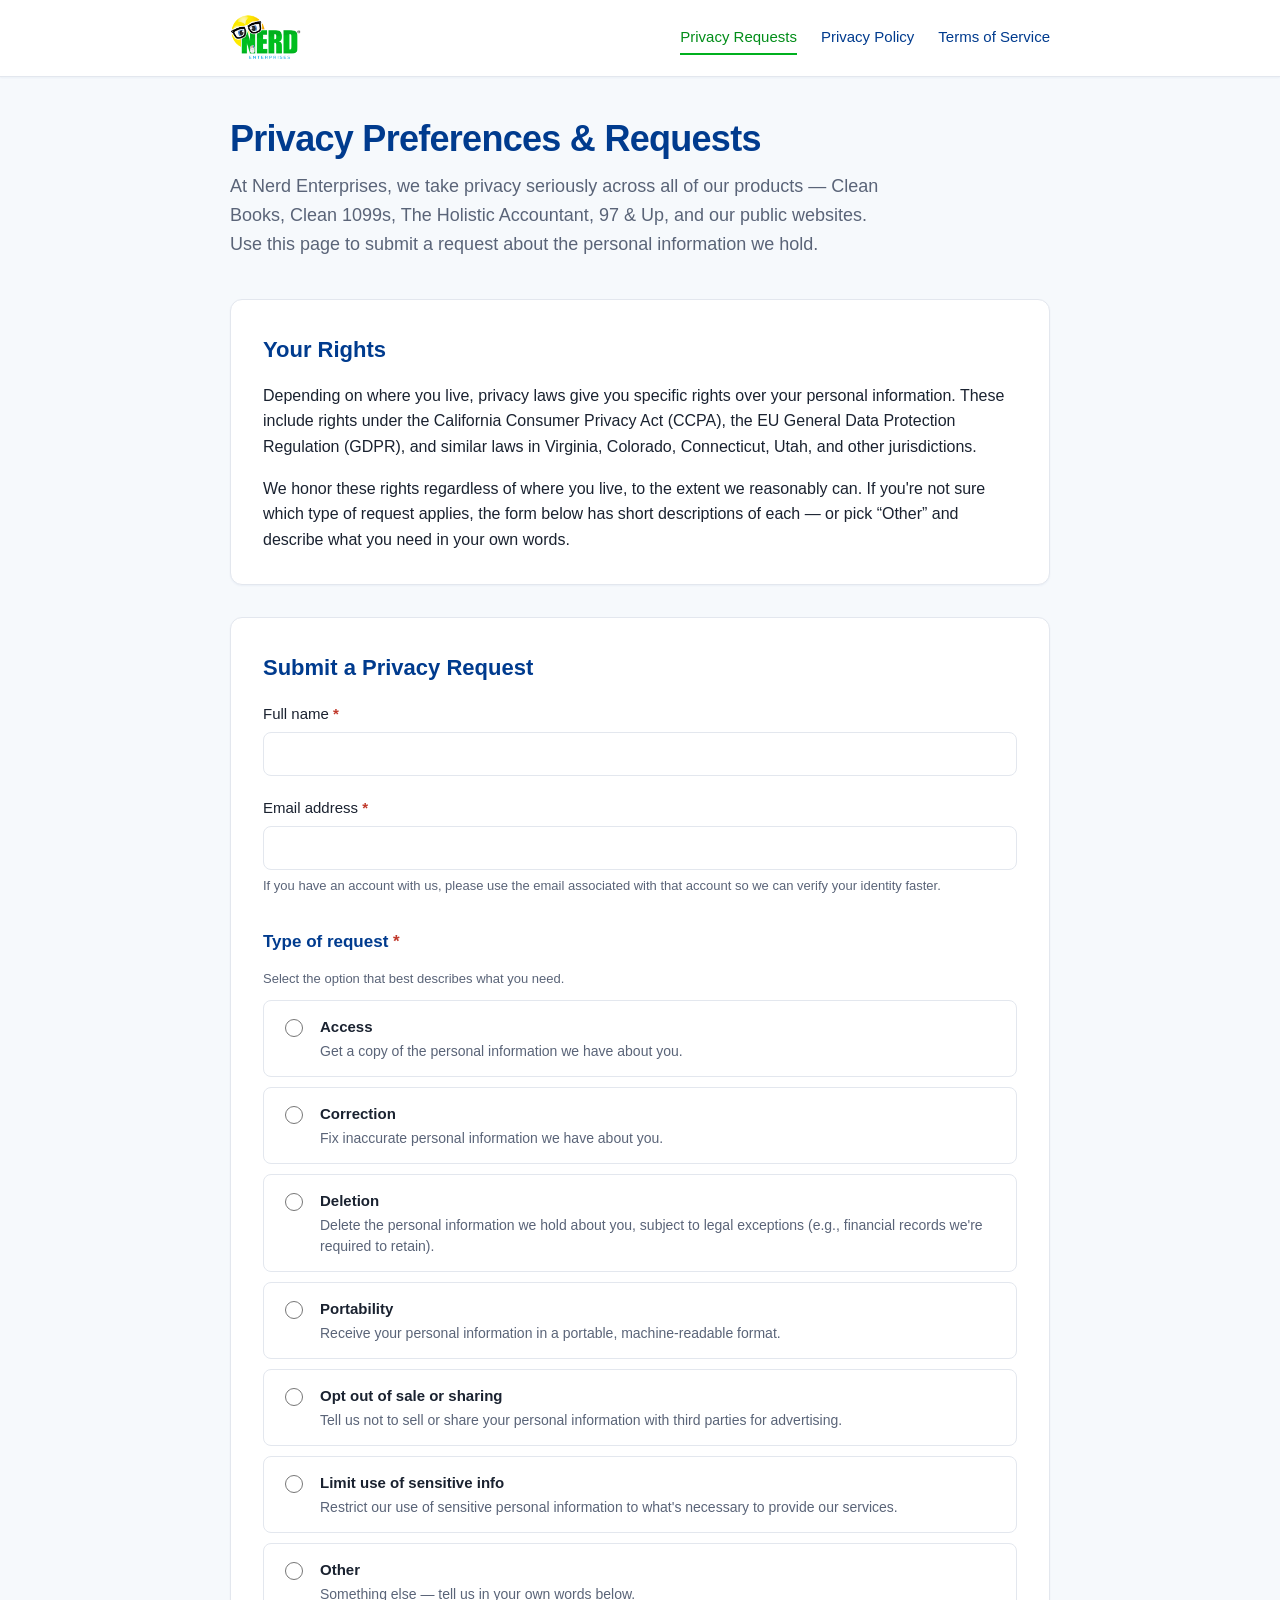
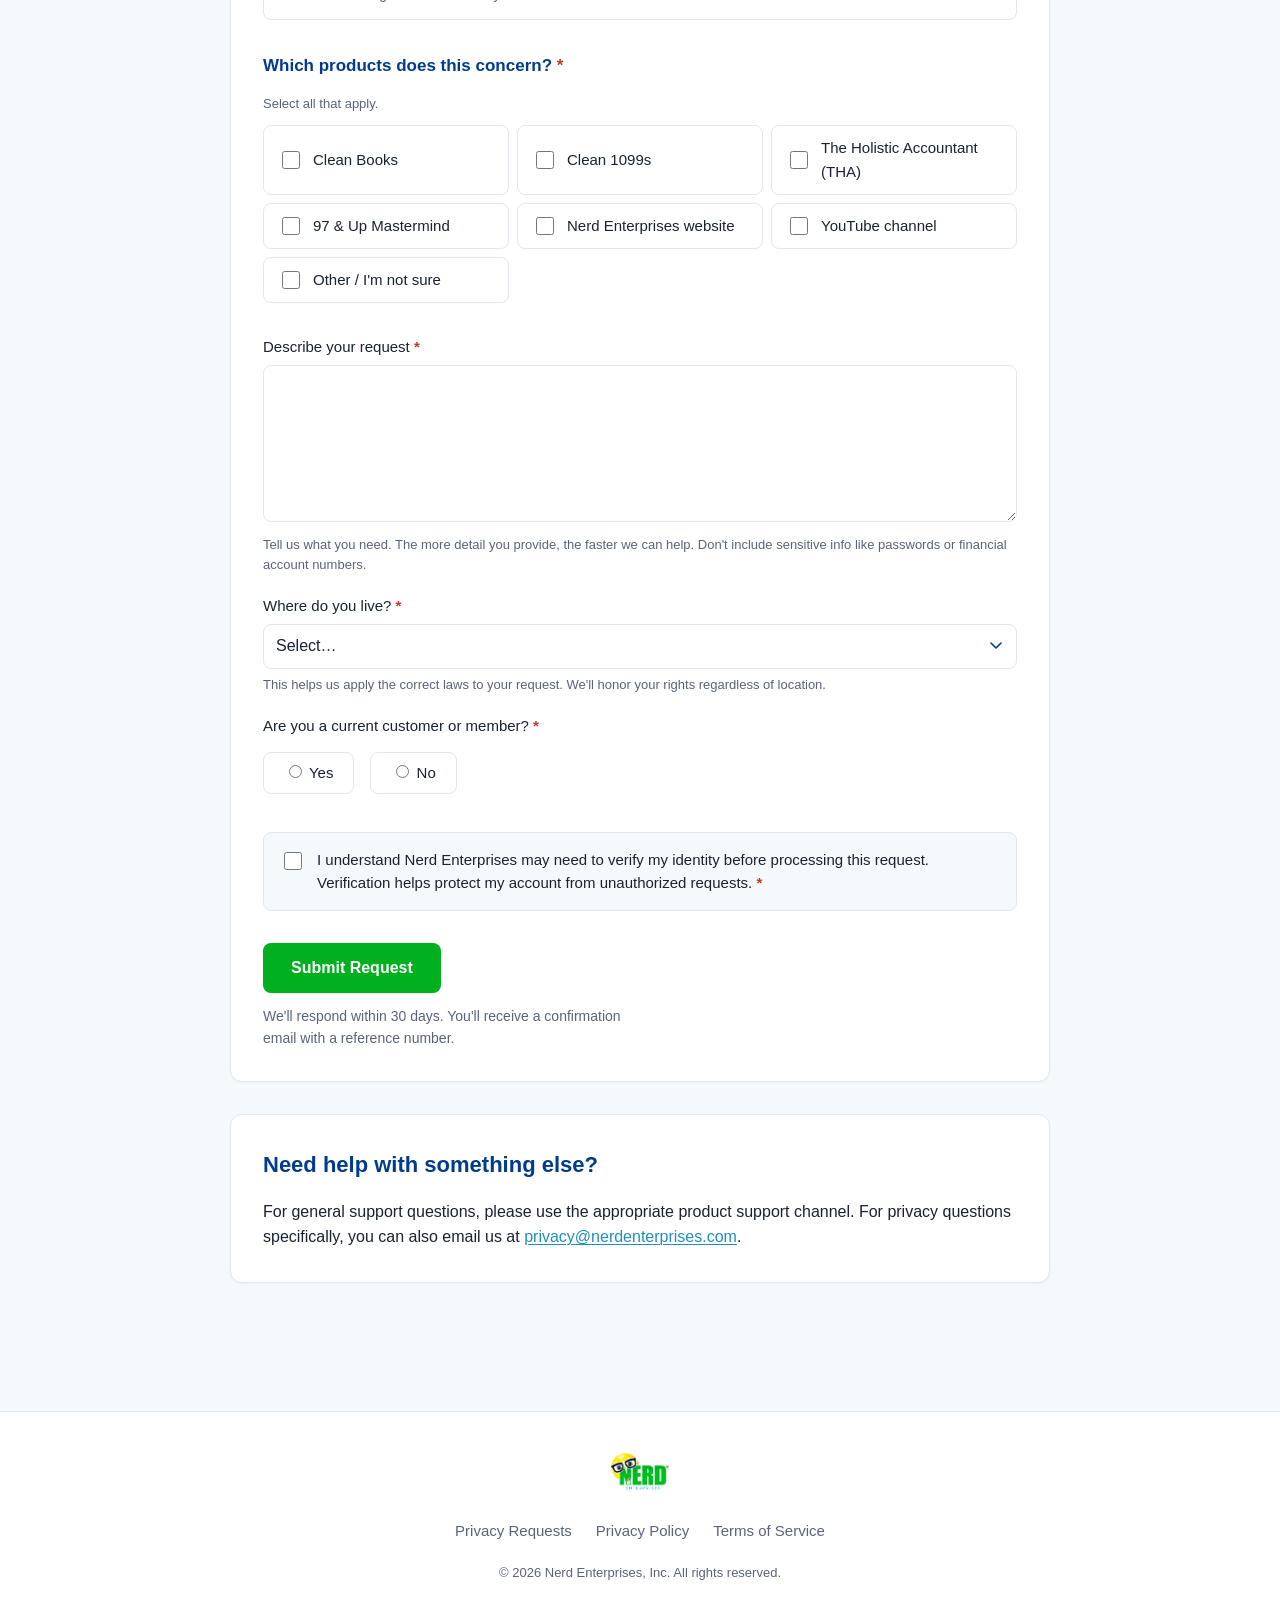
<file: index.html>
<!DOCTYPE html>
<html lang="en">
<head>
  <meta charset="UTF-8">
  <meta name="viewport" content="width=device-width, initial-scale=1.0">
  <title>Nerd Enterprises Privacy</title>
  <meta http-equiv="refresh" content="0; url=/preferences">
  <link rel="canonical" href="https://privacy.nerdenterprises.com/preferences">
  <script>window.location.replace("/preferences");</script>
</head>
<body>
  <p>Redirecting to <a href="/preferences">/preferences</a>…</p>
</body>
</html>
</file>
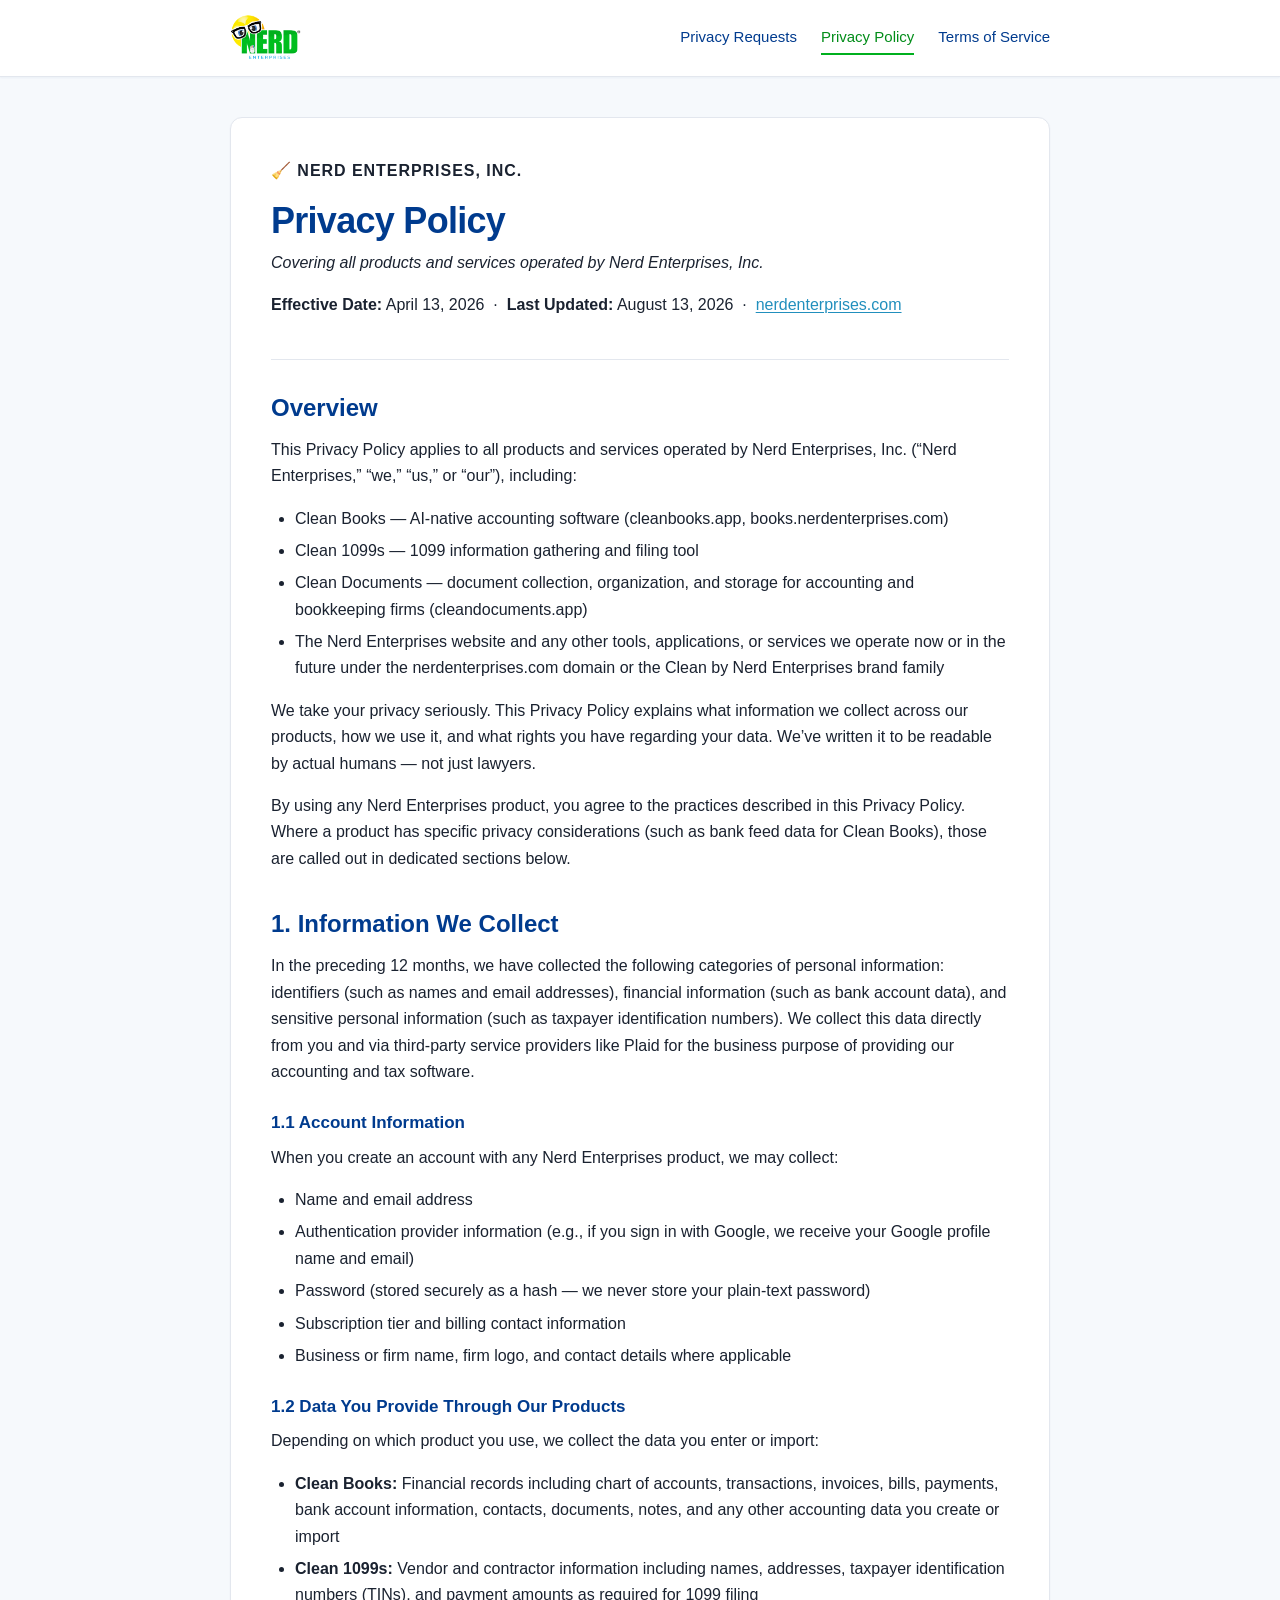
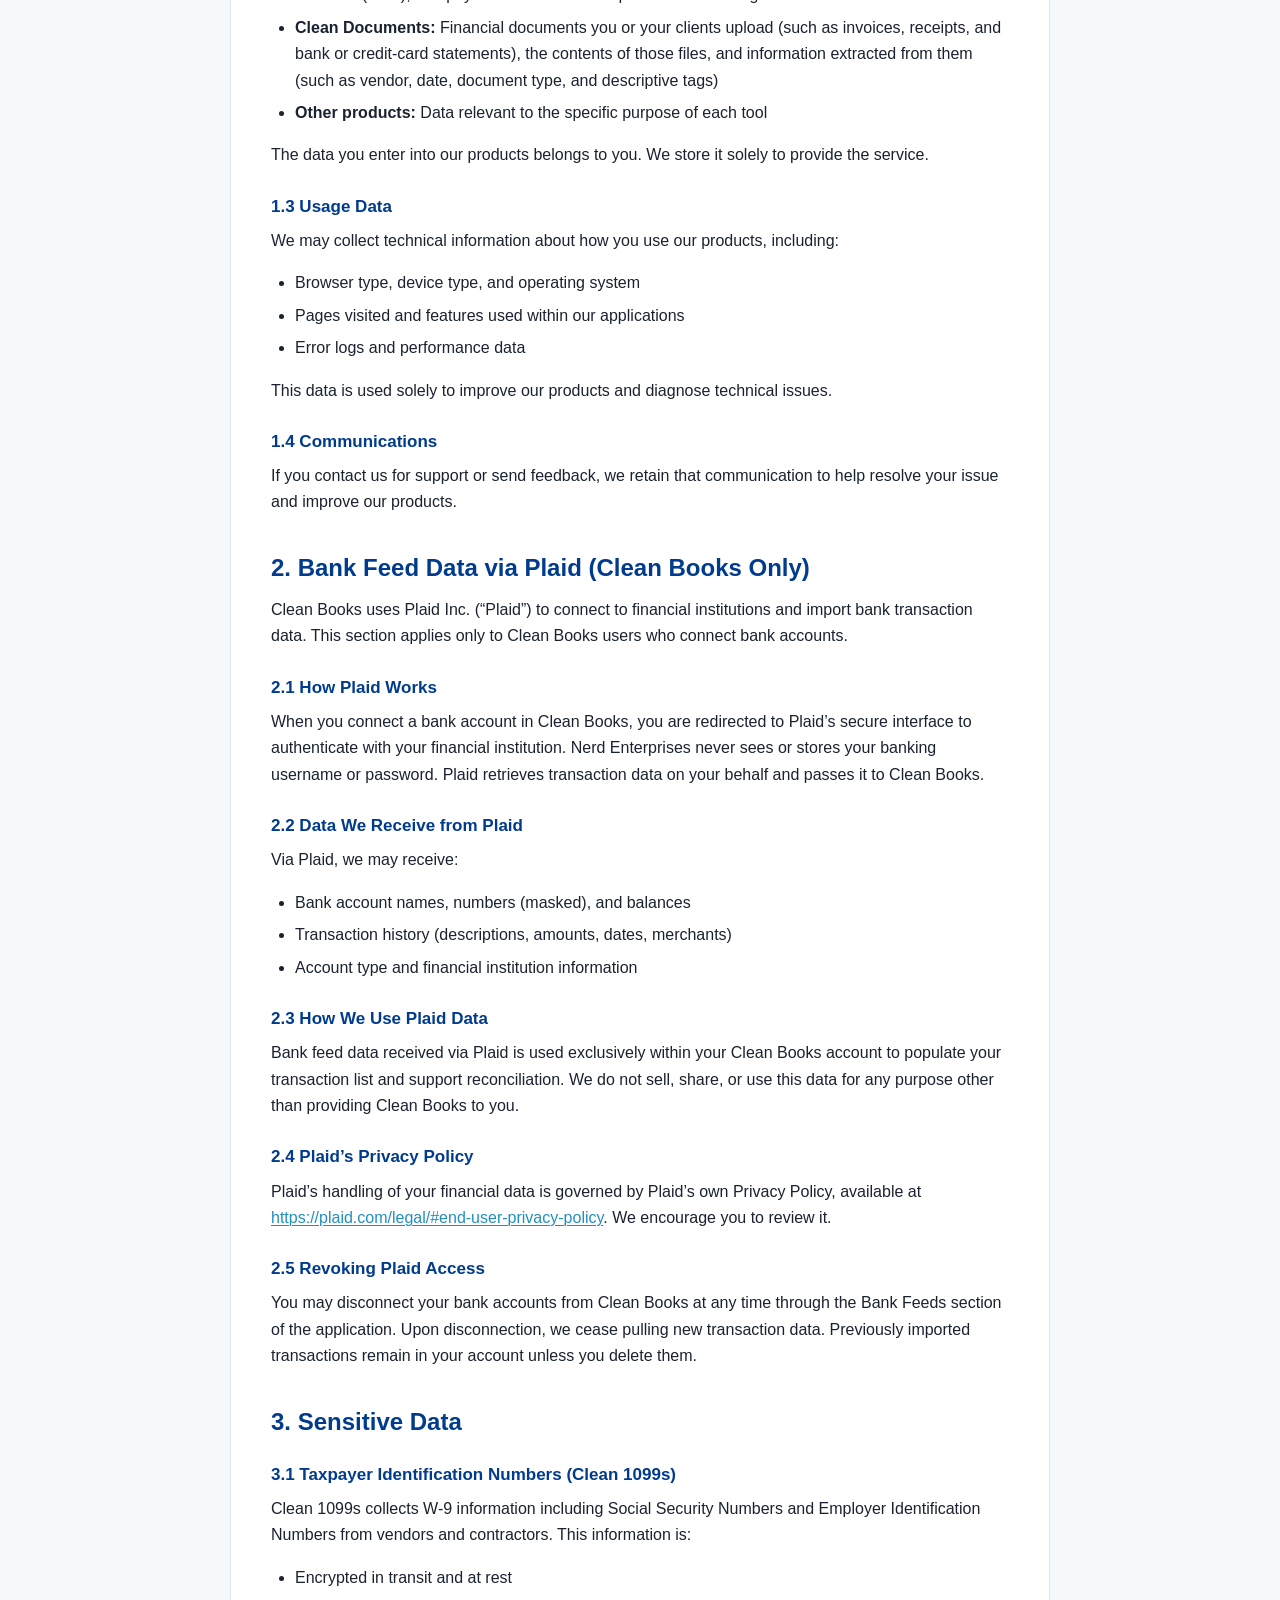
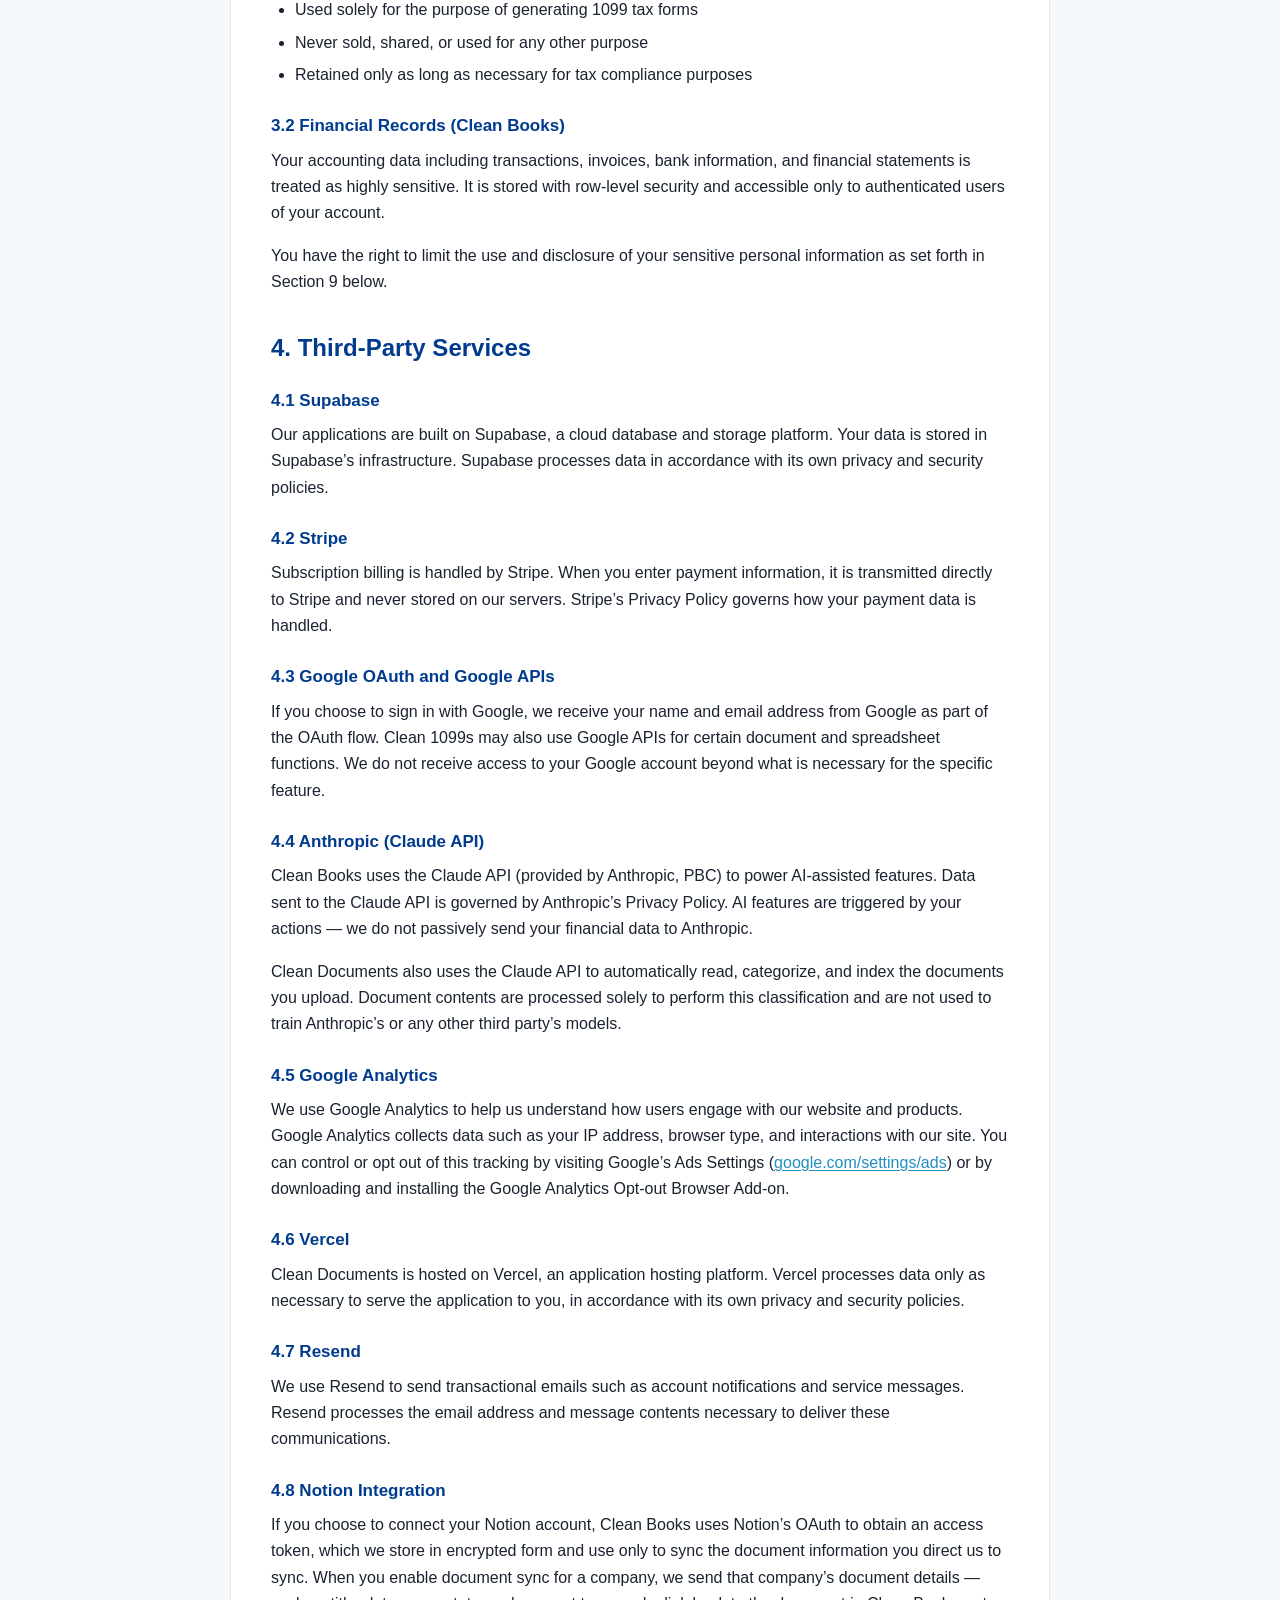
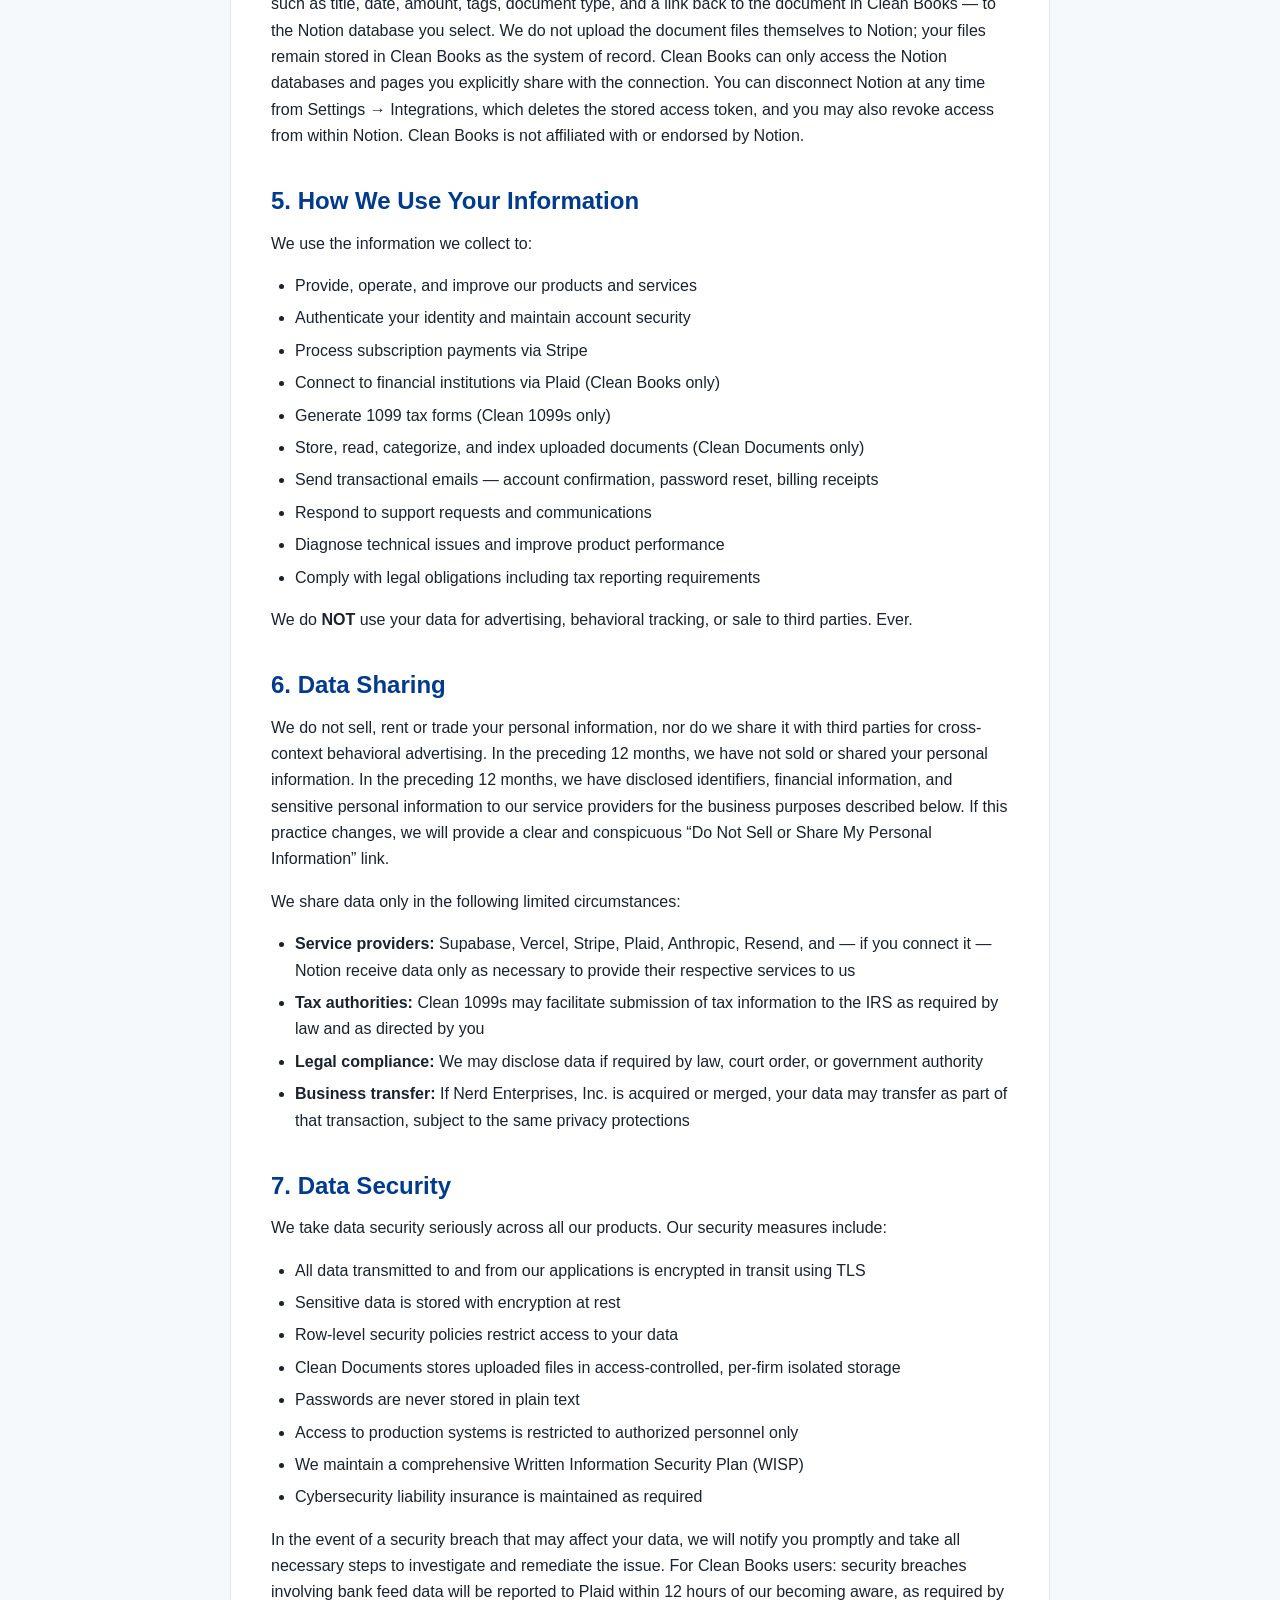
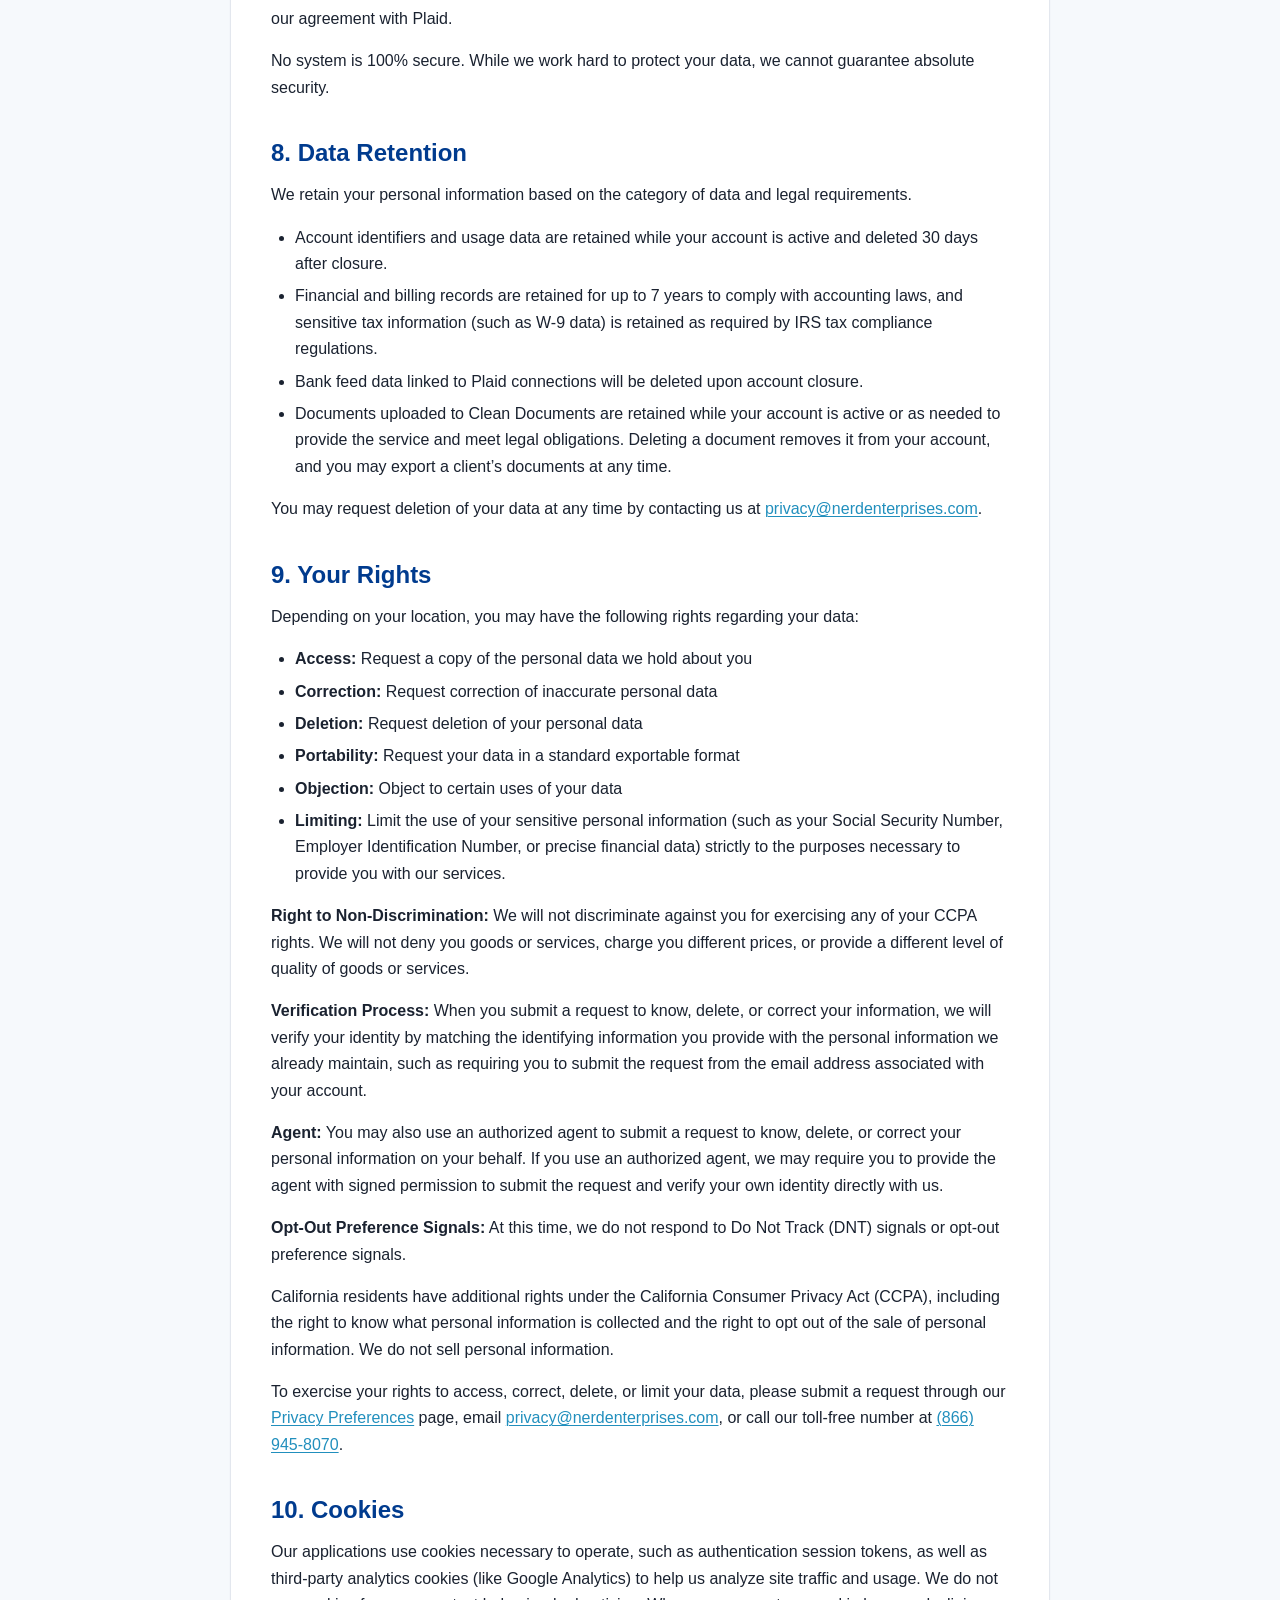
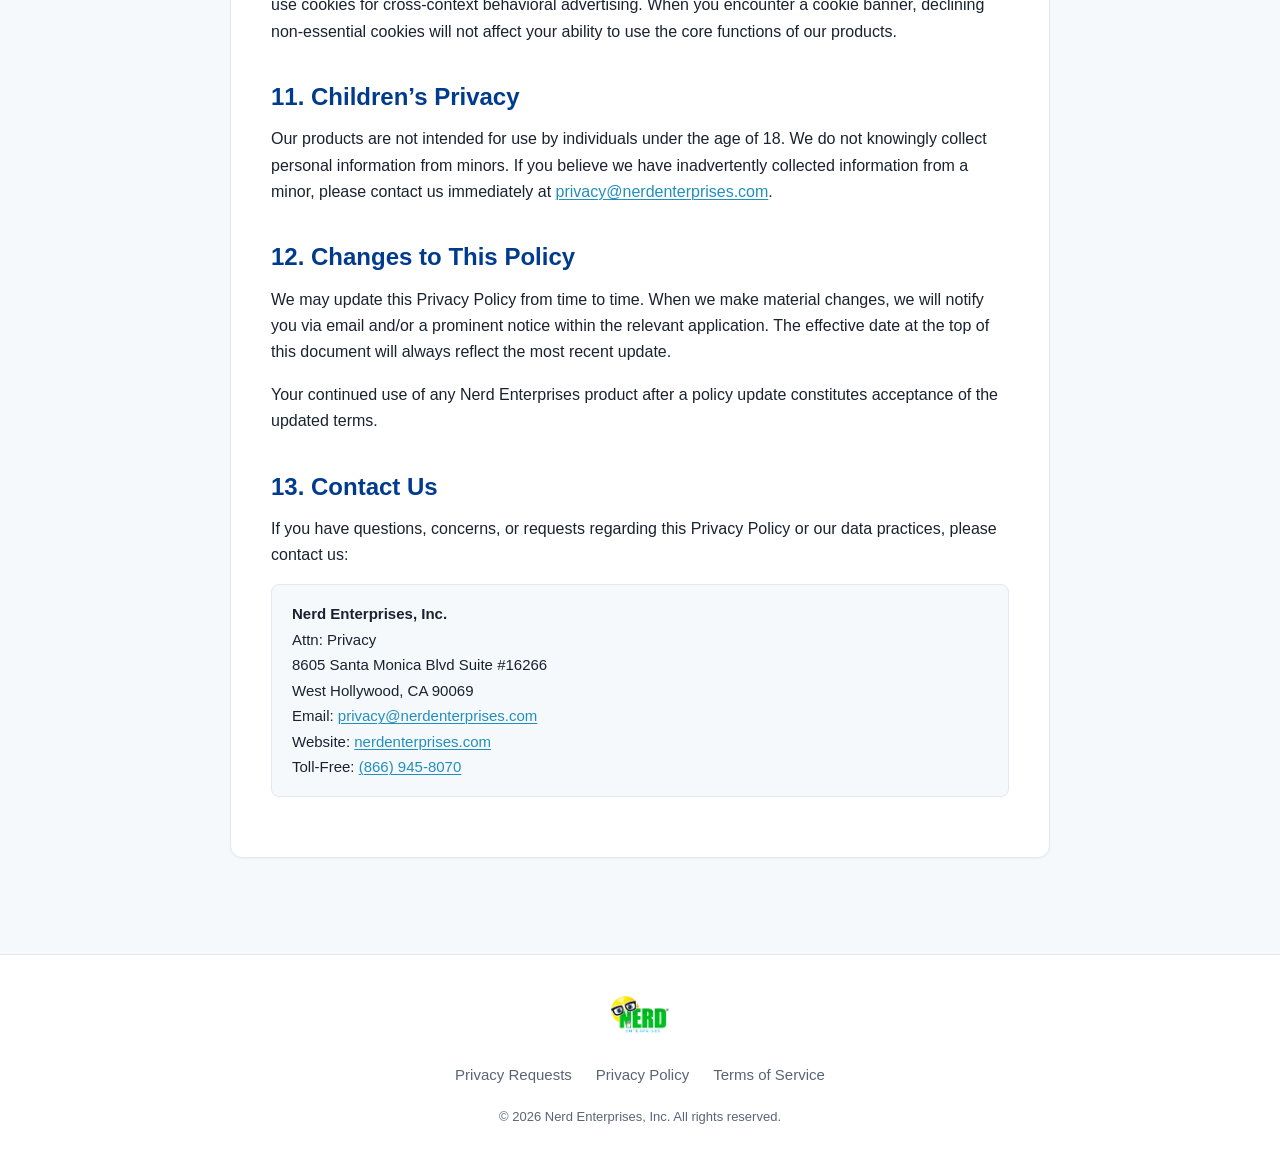
<file: policy/index.html>
<!DOCTYPE html>
<html lang="en">
<head>
  <meta charset="UTF-8">
  <meta name="viewport" content="width=device-width, initial-scale=1.0">
  <title>Privacy Policy — Nerd Enterprises</title>
  <meta name="description" content="Privacy Policy for Nerd Enterprises, Inc. covering all products and services including Clean Books, Clean 1099s, and Clean Documents.">
  <link rel="icon" type="image/png" href="/assets/nerd-logo.png">
  <link rel="stylesheet" href="/assets/styles.css">
</head>
<body>
  <header class="site-header">
    <div class="container header-inner">
      <a href="/preferences" class="logo-link" aria-label="Nerd Enterprises home">
        <img src="/assets/nerd-logo.png" alt="Nerd Enterprises" class="logo">
      </a>
      <nav class="site-nav" aria-label="Primary">
        <a href="/preferences">Privacy Requests</a>
        <a href="/policy" aria-current="page">Privacy Policy</a>
        <a href="/tos">Terms of Service</a>
      </nav>
    </div>
  </header>

  <main class="container main-content policy-content">
    <article>
      <header class="policy-header">
        <p class="policy-eyebrow">🧹 Nerd Enterprises, Inc.</p>
        <h1>Privacy Policy</h1>
        <p class="policy-subtitle">
          Covering all products and services operated by Nerd Enterprises, Inc.
        </p>
        <p class="policy-meta">
          <strong>Effective Date:</strong> April 13, 2026
          &nbsp;&middot;&nbsp;
          <strong>Last Updated:</strong> August 13, 2026
          &nbsp;&middot;&nbsp;
          <a href="https://nerdenterprises.com">nerdenterprises.com</a>
        </p>
      </header>

      <section>
        <h2>Overview</h2>
        <p>
          This Privacy Policy applies to all products and services operated by Nerd
          Enterprises, Inc. (&ldquo;Nerd Enterprises,&rdquo; &ldquo;we,&rdquo;
          &ldquo;us,&rdquo; or &ldquo;our&rdquo;), including:
        </p>
        <ul>
          <li>Clean Books &mdash; AI-native accounting software (cleanbooks.app, books.nerdenterprises.com)</li>
          <li>Clean 1099s &mdash; 1099 information gathering and filing tool</li>
          <li>Clean Documents &mdash; document collection, organization, and storage for accounting and bookkeeping firms (cleandocuments.app)</li>
          <li>The Nerd Enterprises website and any other tools, applications, or services we operate now or in the future under the nerdenterprises.com domain or the Clean by Nerd Enterprises brand family</li>
        </ul>
        <p>
          We take your privacy seriously. This Privacy Policy explains what information
          we collect across our products, how we use it, and what rights you have
          regarding your data. We&rsquo;ve written it to be readable by actual humans
          &mdash; not just lawyers.
        </p>
        <p>
          By using any Nerd Enterprises product, you agree to the practices described in
          this Privacy Policy. Where a product has specific privacy considerations (such
          as bank feed data for Clean Books), those are called out in dedicated sections
          below.
        </p>
      </section>

      <section>
        <h2>1. Information We Collect</h2>
        <p>
          In the preceding 12 months, we have collected the following categories of
          personal information: identifiers (such as names and email addresses),
          financial information (such as bank account data), and sensitive personal
          information (such as taxpayer identification numbers). We collect this data
          directly from you and via third-party service providers like Plaid for the
          business purpose of providing our accounting and tax software.
        </p>

        <h3>1.1 Account Information</h3>
        <p>When you create an account with any Nerd Enterprises product, we may collect:</p>
        <ul>
          <li>Name and email address</li>
          <li>Authentication provider information (e.g., if you sign in with Google, we receive your Google profile name and email)</li>
          <li>Password (stored securely as a hash &mdash; we never store your plain-text password)</li>
          <li>Subscription tier and billing contact information</li>
          <li>Business or firm name, firm logo, and contact details where applicable</li>
        </ul>

        <h3>1.2 Data You Provide Through Our Products</h3>
        <p>Depending on which product you use, we collect the data you enter or import:</p>
        <ul>
          <li><strong>Clean Books:</strong> Financial records including chart of accounts, transactions, invoices, bills, payments, bank account information, contacts, documents, notes, and any other accounting data you create or import</li>
          <li><strong>Clean 1099s:</strong> Vendor and contractor information including names, addresses, taxpayer identification numbers (TINs), and payment amounts as required for 1099 filing</li>
          <li><strong>Clean Documents:</strong> Financial documents you or your clients upload (such as invoices, receipts, and bank or credit-card statements), the contents of those files, and information extracted from them (such as vendor, date, document type, and descriptive tags)</li>
          <li><strong>Other products:</strong> Data relevant to the specific purpose of each tool</li>
        </ul>
        <p>
          The data you enter into our products belongs to you. We store it solely to
          provide the service.
        </p>

        <h3>1.3 Usage Data</h3>
        <p>We may collect technical information about how you use our products, including:</p>
        <ul>
          <li>Browser type, device type, and operating system</li>
          <li>Pages visited and features used within our applications</li>
          <li>Error logs and performance data</li>
        </ul>
        <p>
          This data is used solely to improve our products and diagnose technical issues.
        </p>

        <h3>1.4 Communications</h3>
        <p>
          If you contact us for support or send feedback, we retain that communication to
          help resolve your issue and improve our products.
        </p>
      </section>

      <section>
        <h2>2. Bank Feed Data via Plaid (Clean Books Only)</h2>
        <p>
          Clean Books uses Plaid Inc. (&ldquo;Plaid&rdquo;) to connect to financial
          institutions and import bank transaction data. This section applies only to
          Clean Books users who connect bank accounts.
        </p>

        <h3>2.1 How Plaid Works</h3>
        <p>
          When you connect a bank account in Clean Books, you are redirected to
          Plaid&rsquo;s secure interface to authenticate with your financial institution.
          Nerd Enterprises never sees or stores your banking username or password. Plaid
          retrieves transaction data on your behalf and passes it to Clean Books.
        </p>

        <h3>2.2 Data We Receive from Plaid</h3>
        <p>Via Plaid, we may receive:</p>
        <ul>
          <li>Bank account names, numbers (masked), and balances</li>
          <li>Transaction history (descriptions, amounts, dates, merchants)</li>
          <li>Account type and financial institution information</li>
        </ul>

        <h3>2.3 How We Use Plaid Data</h3>
        <p>
          Bank feed data received via Plaid is used exclusively within your Clean Books
          account to populate your transaction list and support reconciliation. We do not
          sell, share, or use this data for any purpose other than providing Clean Books
          to you.
        </p>

        <h3>2.4 Plaid&rsquo;s Privacy Policy</h3>
        <p>
          Plaid&rsquo;s handling of your financial data is governed by Plaid&rsquo;s own
          Privacy Policy, available at
          <a href="https://plaid.com/legal/#end-user-privacy-policy" rel="noopener">https://plaid.com/legal/#end-user-privacy-policy</a>.
          We encourage you to review it.
        </p>

        <h3>2.5 Revoking Plaid Access</h3>
        <p>
          You may disconnect your bank accounts from Clean Books at any time through the
          Bank Feeds section of the application. Upon disconnection, we cease pulling new
          transaction data. Previously imported transactions remain in your account
          unless you delete them.
        </p>
      </section>

      <section>
        <h2>3. Sensitive Data</h2>

        <h3>3.1 Taxpayer Identification Numbers (Clean 1099s)</h3>
        <p>
          Clean 1099s collects W-9 information including Social Security Numbers and
          Employer Identification Numbers from vendors and contractors. This information
          is:
        </p>
        <ul>
          <li>Encrypted in transit and at rest</li>
          <li>Used solely for the purpose of generating 1099 tax forms</li>
          <li>Never sold, shared, or used for any other purpose</li>
          <li>Retained only as long as necessary for tax compliance purposes</li>
        </ul>

        <h3>3.2 Financial Records (Clean Books)</h3>
        <p>
          Your accounting data including transactions, invoices, bank information, and
          financial statements is treated as highly sensitive. It is stored with
          row-level security and accessible only to authenticated users of your account.
        </p>
        <p>
          You have the right to limit the use and disclosure of your sensitive personal
          information as set forth in Section 9 below.
        </p>
      </section>

      <section>
        <h2>4. Third-Party Services</h2>

        <h3>4.1 Supabase</h3>
        <p>
          Our applications are built on Supabase, a cloud database and storage platform.
          Your data is stored in Supabase&rsquo;s infrastructure. Supabase processes data
          in accordance with its own privacy and security policies.
        </p>

        <h3>4.2 Stripe</h3>
        <p>
          Subscription billing is handled by Stripe. When you enter payment information,
          it is transmitted directly to Stripe and never stored on our servers.
          Stripe&rsquo;s Privacy Policy governs how your payment data is handled.
        </p>

        <h3>4.3 Google OAuth and Google APIs</h3>
        <p>
          If you choose to sign in with Google, we receive your name and email address
          from Google as part of the OAuth flow. Clean 1099s may also use Google APIs for
          certain document and spreadsheet functions. We do not receive access to your
          Google account beyond what is necessary for the specific feature.
        </p>

        <h3>4.4 Anthropic (Claude API)</h3>
        <p>
          Clean Books uses the Claude API (provided by Anthropic, PBC) to power
          AI-assisted features. Data sent to the Claude API is governed by
          Anthropic&rsquo;s Privacy Policy. AI features are triggered by your actions
          &mdash; we do not passively send your financial data to Anthropic.
        </p>
        <p>
          Clean Documents also uses the Claude API to automatically read, categorize, and
          index the documents you upload. Document contents are processed solely to
          perform this classification and are not used to train Anthropic&rsquo;s or any
          other third party&rsquo;s models.
        </p>

        <h3>4.5 Google Analytics</h3>
        <p>
          We use Google Analytics to help us understand how users engage with our website
          and products. Google Analytics collects data such as your IP address, browser
          type, and interactions with our site. You can control or opt out of this
          tracking by visiting Google&rsquo;s Ads Settings
          (<a href="https://www.google.com/settings/ads" rel="noopener">google.com/settings/ads</a>)
          or by downloading and installing the Google Analytics Opt-out Browser Add-on.
        </p>

        <h3>4.6 Vercel</h3>
        <p>
          Clean Documents is hosted on Vercel, an application hosting platform. Vercel
          processes data only as necessary to serve the application to you, in accordance
          with its own privacy and security policies.
        </p>

        <h3>4.7 Resend</h3>
        <p>
          We use Resend to send transactional emails such as account notifications and
          service messages. Resend processes the email address and message contents
          necessary to deliver these communications.
        </p>

        <h3>4.8 Notion Integration</h3>
        <p>
          If you choose to connect your Notion account, Clean Books uses Notion&rsquo;s
          OAuth to obtain an access token, which we store in encrypted form and use only
          to sync the document information you direct us to sync. When you enable document
          sync for a company, we send that company&rsquo;s document details &mdash; such as
          title, date, amount, tags, document type, and a link back to the document in
          Clean Books &mdash; to the Notion database you select. We do not upload the
          document files themselves to Notion; your files remain stored in Clean Books as
          the system of record. Clean Books can only access the Notion databases and pages
          you explicitly share with the connection. You can disconnect Notion at any time
          from Settings &rarr; Integrations, which deletes the stored access token, and you
          may also revoke access from within Notion. Clean Books is not affiliated with or
          endorsed by Notion.
        </p>
      </section>

      <section>
        <h2>5. How We Use Your Information</h2>
        <p>We use the information we collect to:</p>
        <ul>
          <li>Provide, operate, and improve our products and services</li>
          <li>Authenticate your identity and maintain account security</li>
          <li>Process subscription payments via Stripe</li>
          <li>Connect to financial institutions via Plaid (Clean Books only)</li>
          <li>Generate 1099 tax forms (Clean 1099s only)</li>
          <li>Store, read, categorize, and index uploaded documents (Clean Documents only)</li>
          <li>Send transactional emails &mdash; account confirmation, password reset, billing receipts</li>
          <li>Respond to support requests and communications</li>
          <li>Diagnose technical issues and improve product performance</li>
          <li>Comply with legal obligations including tax reporting requirements</li>
        </ul>
        <p>
          We do <strong>NOT</strong> use your data for advertising, behavioral tracking,
          or sale to third parties. Ever.
        </p>
      </section>

      <section>
        <h2>6. Data Sharing</h2>
        <p>
          We do not sell, rent or trade your personal information, nor do we share it
          with third parties for cross-context behavioral advertising. In the preceding
          12 months, we have not sold or shared your personal information. In the
          preceding 12 months, we have disclosed identifiers, financial information, and
          sensitive personal information to our service providers for the business
          purposes described below. If this practice changes, we will provide a clear and
          conspicuous &ldquo;Do Not Sell or Share My Personal Information&rdquo; link.
        </p>
        <p>We share data only in the following limited circumstances:</p>
        <ul>
          <li><strong>Service providers:</strong> Supabase, Vercel, Stripe, Plaid, Anthropic, Resend, and &mdash; if you connect it &mdash; Notion receive data only as necessary to provide their respective services to us</li>
          <li><strong>Tax authorities:</strong> Clean 1099s may facilitate submission of tax information to the IRS as required by law and as directed by you</li>
          <li><strong>Legal compliance:</strong> We may disclose data if required by law, court order, or government authority</li>
          <li><strong>Business transfer:</strong> If Nerd Enterprises, Inc. is acquired or merged, your data may transfer as part of that transaction, subject to the same privacy protections</li>
        </ul>
      </section>

      <section>
        <h2>7. Data Security</h2>
        <p>We take data security seriously across all our products. Our security measures include:</p>
        <ul>
          <li>All data transmitted to and from our applications is encrypted in transit using TLS</li>
          <li>Sensitive data is stored with encryption at rest</li>
          <li>Row-level security policies restrict access to your data</li>
          <li>Clean Documents stores uploaded files in access-controlled, per-firm isolated storage</li>
          <li>Passwords are never stored in plain text</li>
          <li>Access to production systems is restricted to authorized personnel only</li>
          <li>We maintain a comprehensive Written Information Security Plan (WISP)</li>
          <li>Cybersecurity liability insurance is maintained as required</li>
        </ul>
        <p>
          In the event of a security breach that may affect your data, we will notify you
          promptly and take all necessary steps to investigate and remediate the issue.
          For Clean Books users: security breaches involving bank feed data will be
          reported to Plaid within 12 hours of our becoming aware, as required by our
          agreement with Plaid.
        </p>
        <p>
          No system is 100% secure. While we work hard to protect your data, we cannot
          guarantee absolute security.
        </p>
      </section>

      <section>
        <h2>8. Data Retention</h2>
        <p>
          We retain your personal information based on the category of data and legal
          requirements.
        </p>
        <ul>
          <li>Account identifiers and usage data are retained while your account is active and deleted 30 days after closure.</li>
          <li>Financial and billing records are retained for up to 7 years to comply with accounting laws, and sensitive tax information (such as W-9 data) is retained as required by IRS tax compliance regulations.</li>
          <li>Bank feed data linked to Plaid connections will be deleted upon account closure.</li>
          <li>Documents uploaded to Clean Documents are retained while your account is active or as needed to provide the service and meet legal obligations. Deleting a document removes it from your account, and you may export a client&rsquo;s documents at any time.</li>
        </ul>
        <p>
          You may request deletion of your data at any time by contacting us at
          <a href="mailto:privacy@nerdenterprises.com">privacy@nerdenterprises.com</a>.
        </p>
      </section>

      <section>
        <h2>9. Your Rights</h2>
        <p>Depending on your location, you may have the following rights regarding your data:</p>
        <ul>
          <li><strong>Access:</strong> Request a copy of the personal data we hold about you</li>
          <li><strong>Correction:</strong> Request correction of inaccurate personal data</li>
          <li><strong>Deletion:</strong> Request deletion of your personal data</li>
          <li><strong>Portability:</strong> Request your data in a standard exportable format</li>
          <li><strong>Objection:</strong> Object to certain uses of your data</li>
          <li><strong>Limiting:</strong> Limit the use of your sensitive personal information (such as your Social Security Number, Employer Identification Number, or precise financial data) strictly to the purposes necessary to provide you with our services.</li>
        </ul>

        <p>
          <strong>Right to Non-Discrimination:</strong> We will not discriminate against
          you for exercising any of your CCPA rights. We will not deny you goods or
          services, charge you different prices, or provide a different level of quality
          of goods or services.
        </p>

        <p>
          <strong>Verification Process:</strong> When you submit a request to know,
          delete, or correct your information, we will verify your identity by matching
          the identifying information you provide with the personal information we
          already maintain, such as requiring you to submit the request from the email
          address associated with your account.
        </p>

        <p>
          <strong>Agent:</strong> You may also use an authorized agent to submit a
          request to know, delete, or correct your personal information on your behalf.
          If you use an authorized agent, we may require you to provide the agent with
          signed permission to submit the request and verify your own identity directly
          with us.
        </p>

        <p>
          <strong>Opt-Out Preference Signals:</strong> At this time, we do not respond to
          Do Not Track (DNT) signals or opt-out preference signals.
        </p>

        <p>
          California residents have additional rights under the California Consumer
          Privacy Act (CCPA), including the right to know what personal information is
          collected and the right to opt out of the sale of personal information. We do
          not sell personal information.
        </p>

        <p>
          To exercise your rights to access, correct, delete, or limit your data, please
          submit a request through our
          <a href="/preferences">Privacy Preferences</a> page, email
          <a href="mailto:privacy@nerdenterprises.com">privacy@nerdenterprises.com</a>,
          or call our toll-free number at
          <a href="tel:+18669458070">(866) 945-8070</a>.
        </p>
      </section>

      <section>
        <h2>10. Cookies</h2>
        <p>
          Our applications use cookies necessary to operate, such as authentication
          session tokens, as well as third-party analytics cookies (like Google
          Analytics) to help us analyze site traffic and usage. We do not use cookies for
          cross-context behavioral advertising. When you encounter a cookie banner,
          declining non-essential cookies will not affect your ability to use the core
          functions of our products.
        </p>
      </section>

      <section>
        <h2>11. Children&rsquo;s Privacy</h2>
        <p>
          Our products are not intended for use by individuals under the age of 18. We do
          not knowingly collect personal information from minors. If you believe we have
          inadvertently collected information from a minor, please contact us immediately
          at <a href="mailto:privacy@nerdenterprises.com">privacy@nerdenterprises.com</a>.
        </p>
      </section>

      <section>
        <h2>12. Changes to This Policy</h2>
        <p>
          We may update this Privacy Policy from time to time. When we make material
          changes, we will notify you via email and/or a prominent notice within the
          relevant application. The effective date at the top of this document will
          always reflect the most recent update.
        </p>
        <p>
          Your continued use of any Nerd Enterprises product after a policy update
          constitutes acceptance of the updated terms.
        </p>
      </section>

      <section>
        <h2>13. Contact Us</h2>
        <p>
          If you have questions, concerns, or requests regarding this Privacy Policy or
          our data practices, please contact us:
        </p>
        <address class="legal-contact">
          <strong>Nerd Enterprises, Inc.</strong><br>
          Attn: Privacy<br>
          8605 Santa Monica Blvd Suite #16266<br>
          West Hollywood, CA 90069<br>
          Email: <a href="mailto:privacy@nerdenterprises.com">privacy@nerdenterprises.com</a><br>
          Website: <a href="https://nerdenterprises.com">nerdenterprises.com</a><br>
          Toll-Free: <a href="tel:+18669458070">(866) 945-8070</a>
        </address>
      </section>
    </article>
  </main>

  <footer class="site-footer">
    <div class="container footer-inner">
      <p class="footer-brand">
        <img src="/assets/nerd-logo.png" alt="" class="footer-logo">
      </p>
      <nav class="footer-nav" aria-label="Footer">
        <a href="/preferences">Privacy Requests</a>
        <a href="/policy">Privacy Policy</a>
        <a href="/tos">Terms of Service</a>
      </nav>
      <p class="footer-copyright">
        &copy; <span id="footer-year"></span> Nerd Enterprises, Inc. All rights reserved.
      </p>
    </div>
  </footer>

  <script>document.getElementById("footer-year").textContent = new Date().getFullYear();</script>
</body>
</html>
</file>
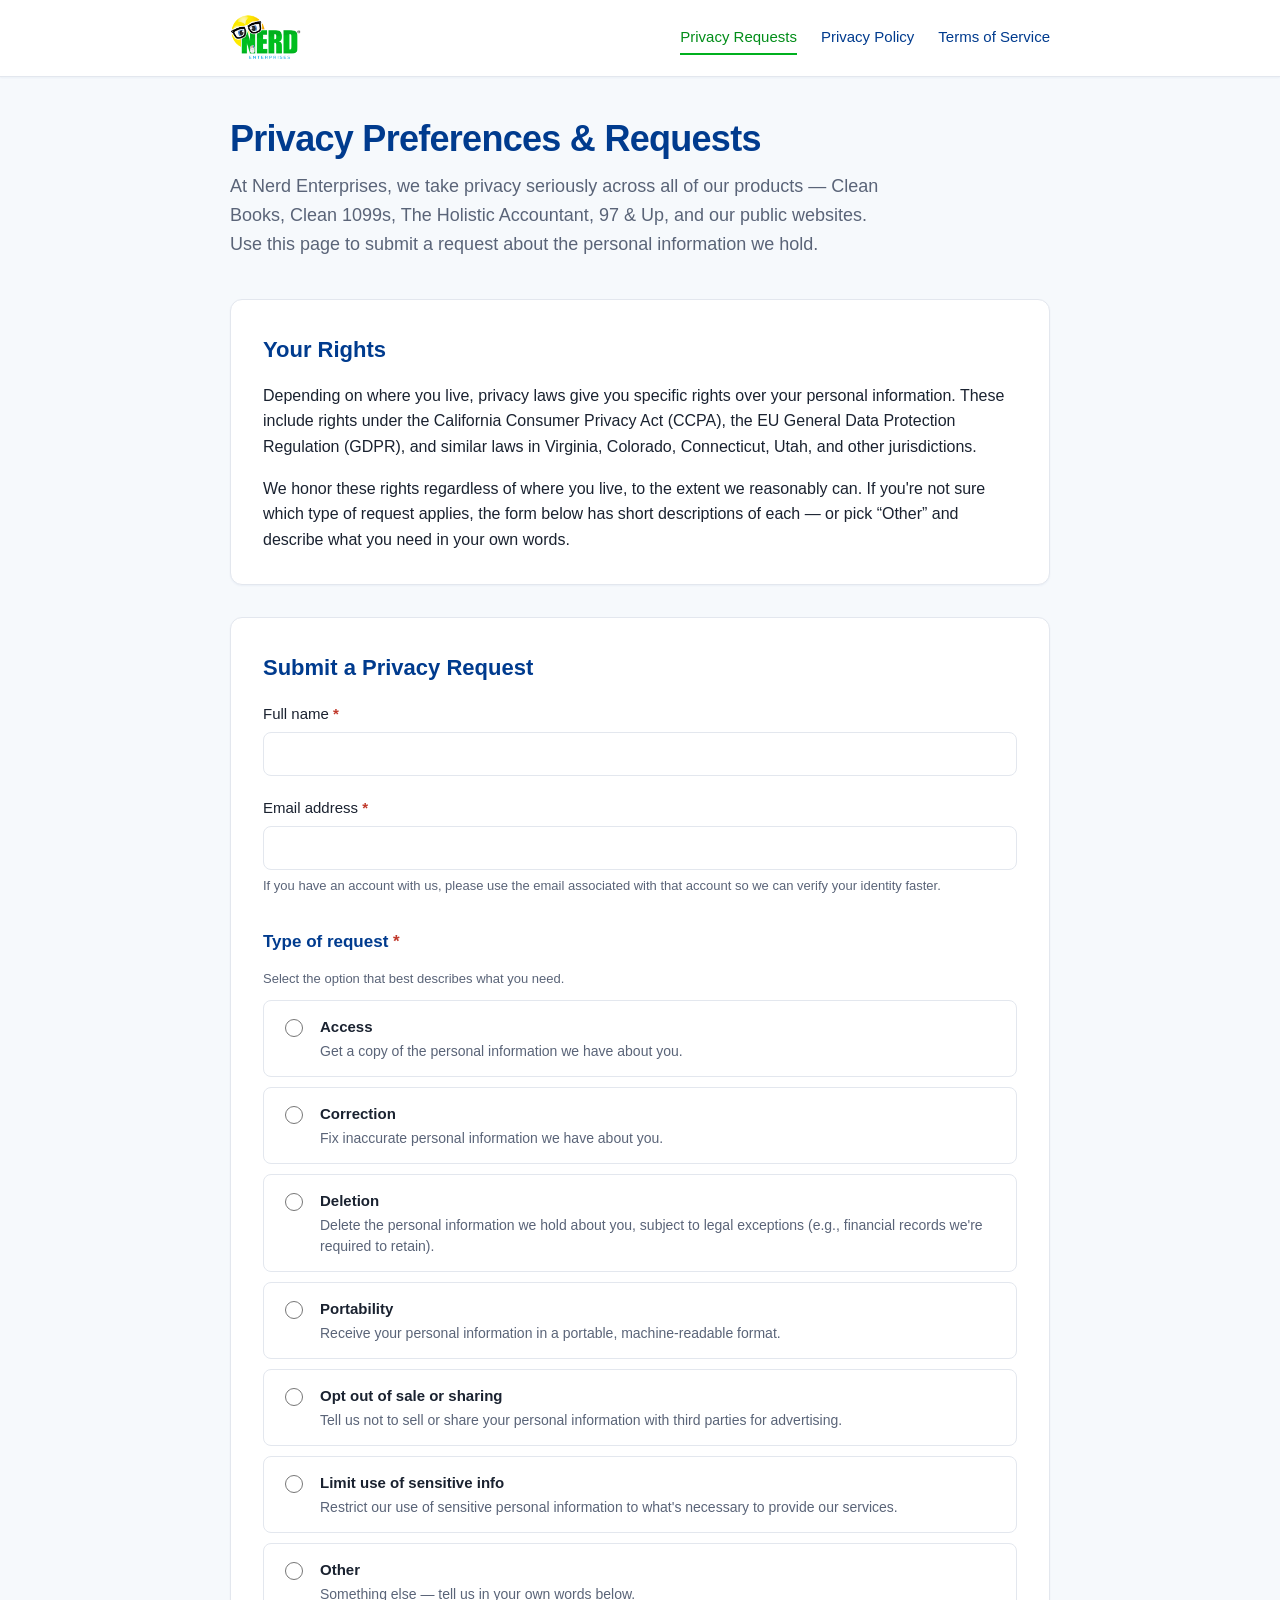
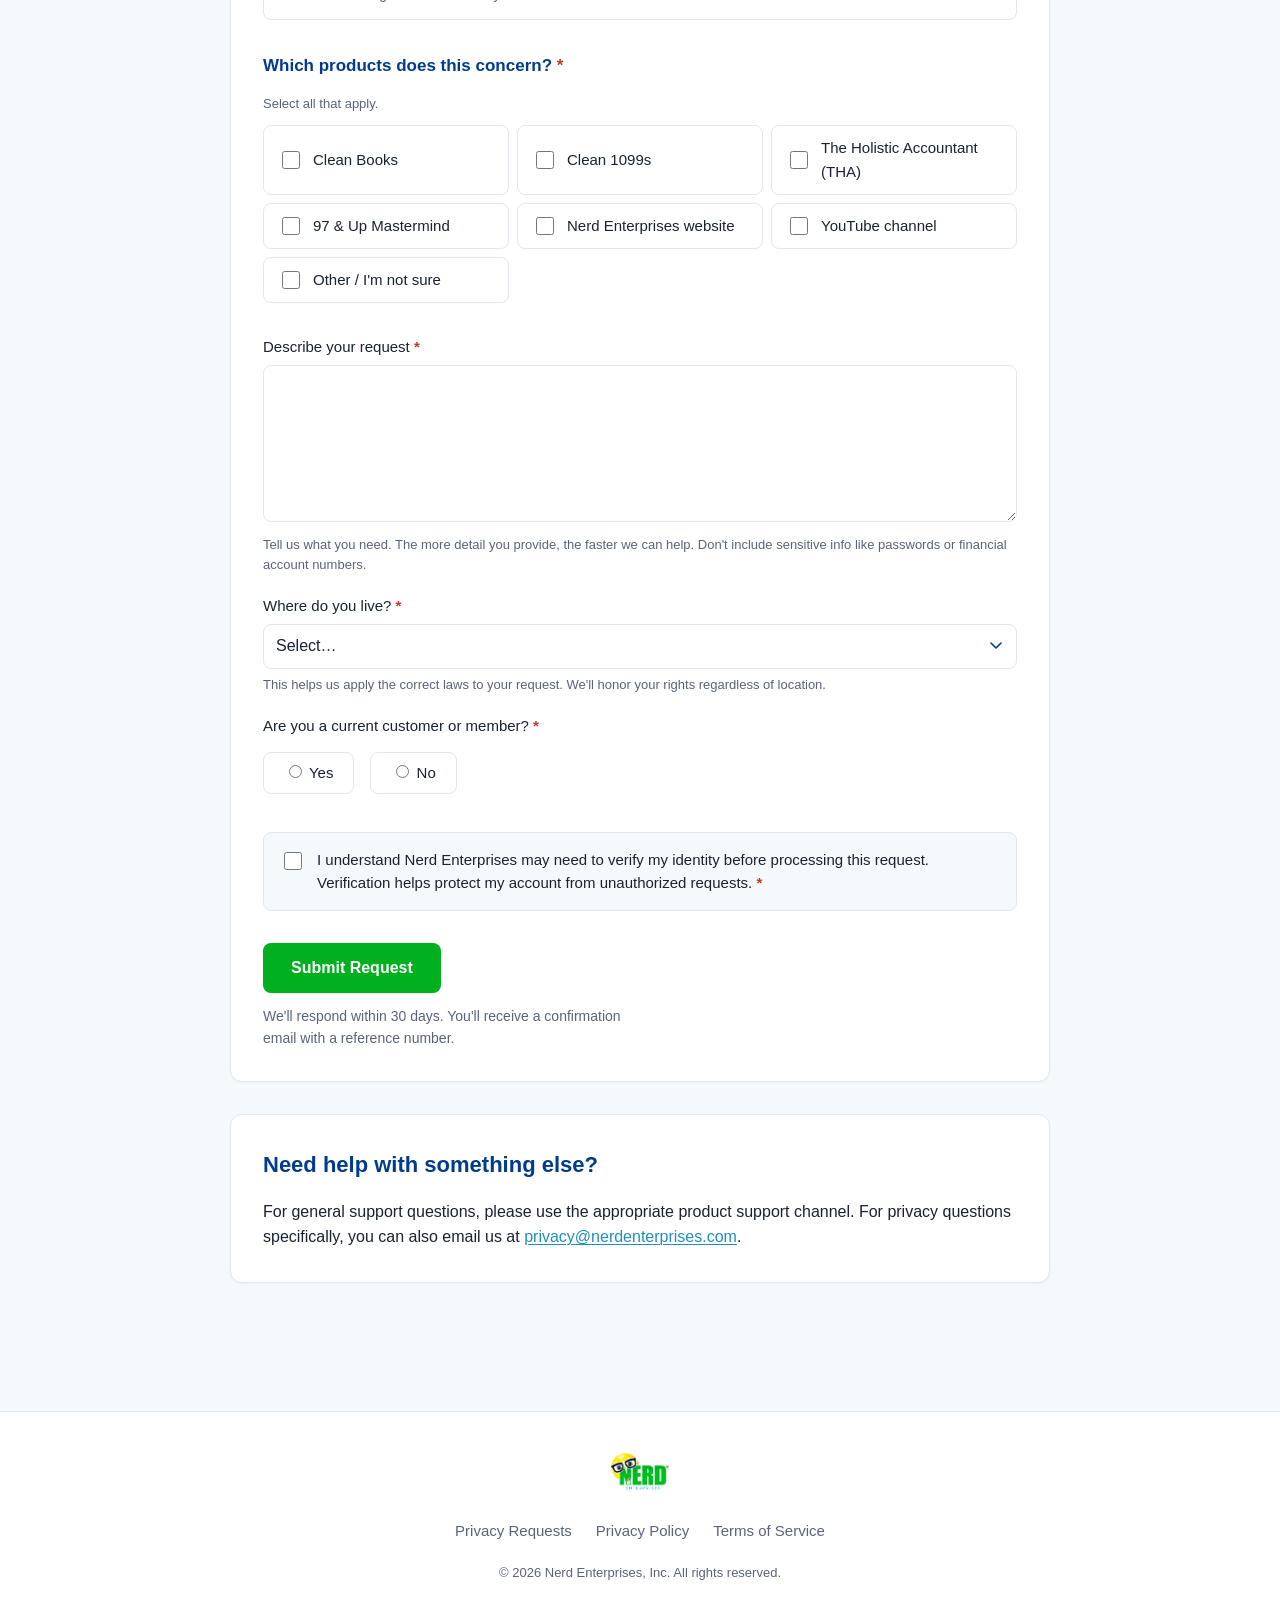
<file: preferences/index.html>
<!DOCTYPE html>
<html lang="en">
<head>
  <meta charset="UTF-8">
  <meta name="viewport" content="width=device-width, initial-scale=1.0">
  <title>Privacy Preferences — Nerd Enterprises</title>
  <meta name="description" content="Submit a privacy request to Nerd Enterprises. Exercise your rights under CCPA, GDPR, and other privacy laws.">
  <link rel="icon" type="image/png" href="/assets/nerd-logo.png">
  <link rel="stylesheet" href="/assets/styles.css">
</head>
<body>
  <header class="site-header">
    <div class="container header-inner">
      <a href="/preferences" class="logo-link" aria-label="Nerd Enterprises home">
        <img src="/assets/nerd-logo.png" alt="Nerd Enterprises" class="logo">
      </a>
      <nav class="site-nav" aria-label="Primary">
        <a href="/preferences" aria-current="page">Privacy Requests</a>
        <a href="/policy">Privacy Policy</a>
        <a href="/tos">Terms of Service</a>
      </nav>
    </div>
  </header>

  <main class="container main-content">
    <section class="hero">
      <h1>Privacy Preferences &amp; Requests</h1>
      <p class="lede">
        At Nerd Enterprises, we take privacy seriously across all of our products &mdash;
        Clean Books, Clean 1099s, The Holistic Accountant, 97 &amp; Up, and our public
        websites. Use this page to submit a request about the personal information we hold.
      </p>
    </section>

    <section class="rights-card" aria-labelledby="rights-heading">
      <h2 id="rights-heading">Your Rights</h2>
      <p>
        Depending on where you live, privacy laws give you specific rights over your personal
        information. These include rights under the California Consumer Privacy Act (CCPA),
        the EU General Data Protection Regulation (GDPR), and similar laws in Virginia,
        Colorado, Connecticut, Utah, and other jurisdictions.
      </p>
      <p>
        We honor these rights regardless of where you live, to the extent we reasonably can.
        If you're not sure which type of request applies, the form below has short
        descriptions of each &mdash; or pick &ldquo;Other&rdquo; and describe what you need
        in your own words.
      </p>
    </section>

    <section class="form-section" aria-labelledby="form-heading">
      <h2 id="form-heading">Submit a Privacy Request</h2>

      <form id="privacy-request-form" class="privacy-form" novalidate>
        <!-- Honeypot field — hidden from humans, bots fill it. Real users leave it empty. -->
        <div class="hp-field" aria-hidden="true">
          <label for="hp-website">Website (leave empty)</label>
          <input type="text" id="hp-website" name="website" tabindex="-1" autocomplete="off">
        </div>

        <fieldset class="form-group">
          <legend class="sr-only">Your information</legend>

          <div class="field">
            <label for="name">Full name <span class="required">*</span></label>
            <input type="text" id="name" name="name" required minlength="2" maxlength="200"
                   autocomplete="name">
            <p class="field-error" data-error-for="name"></p>
          </div>

          <div class="field">
            <label for="email">Email address <span class="required">*</span></label>
            <input type="email" id="email" name="email" required maxlength="200"
                   autocomplete="email">
            <p class="field-help">
              If you have an account with us, please use the email associated with that
              account so we can verify your identity faster.
            </p>
            <p class="field-error" data-error-for="email"></p>
          </div>
        </fieldset>

        <fieldset class="form-group">
          <legend>Type of request <span class="required">*</span></legend>
          <p class="field-help">Select the option that best describes what you need.</p>

          <div class="radio-group">
            <label class="radio-card">
              <input type="radio" name="request_type" value="Access" required>
              <span class="radio-card-content">
                <strong>Access</strong>
                <span class="radio-card-desc">Get a copy of the personal information we have about you.</span>
              </span>
            </label>

            <label class="radio-card">
              <input type="radio" name="request_type" value="Correction">
              <span class="radio-card-content">
                <strong>Correction</strong>
                <span class="radio-card-desc">Fix inaccurate personal information we have about you.</span>
              </span>
            </label>

            <label class="radio-card">
              <input type="radio" name="request_type" value="Deletion">
              <span class="radio-card-content">
                <strong>Deletion</strong>
                <span class="radio-card-desc">Delete the personal information we hold about you, subject to legal exceptions (e.g., financial records we're required to retain).</span>
              </span>
            </label>

            <label class="radio-card">
              <input type="radio" name="request_type" value="Portability">
              <span class="radio-card-content">
                <strong>Portability</strong>
                <span class="radio-card-desc">Receive your personal information in a portable, machine-readable format.</span>
              </span>
            </label>

            <label class="radio-card">
              <input type="radio" name="request_type" value="Opt-out of Sale/Sharing">
              <span class="radio-card-content">
                <strong>Opt out of sale or sharing</strong>
                <span class="radio-card-desc">Tell us not to sell or share your personal information with third parties for advertising.</span>
              </span>
            </label>

            <label class="radio-card">
              <input type="radio" name="request_type" value="Limit Use of Sensitive Info">
              <span class="radio-card-content">
                <strong>Limit use of sensitive info</strong>
                <span class="radio-card-desc">Restrict our use of sensitive personal information to what's necessary to provide our services.</span>
              </span>
            </label>

            <label class="radio-card">
              <input type="radio" name="request_type" value="Other">
              <span class="radio-card-content">
                <strong>Other</strong>
                <span class="radio-card-desc">Something else &mdash; tell us in your own words below.</span>
              </span>
            </label>
          </div>
          <p class="field-error" data-error-for="request_type"></p>
        </fieldset>

        <fieldset class="form-group">
          <legend>Which products does this concern? <span class="required">*</span></legend>
          <p class="field-help">Select all that apply.</p>

          <div class="checkbox-group">
            <label class="checkbox-item">
              <input type="checkbox" name="products" value="Clean Books">
              <span>Clean Books</span>
            </label>
            <label class="checkbox-item">
              <input type="checkbox" name="products" value="Clean 1099s">
              <span>Clean 1099s</span>
            </label>
            <label class="checkbox-item">
              <input type="checkbox" name="products" value="THA">
              <span>The Holistic Accountant (THA)</span>
            </label>
            <label class="checkbox-item">
              <input type="checkbox" name="products" value="97 & Up">
              <span>97 &amp; Up Mastermind</span>
            </label>
            <label class="checkbox-item">
              <input type="checkbox" name="products" value="Nerd Enterprises Web">
              <span>Nerd Enterprises website</span>
            </label>
            <label class="checkbox-item">
              <input type="checkbox" name="products" value="YouTube">
              <span>YouTube channel</span>
            </label>
            <label class="checkbox-item">
              <input type="checkbox" name="products" value="Other">
              <span>Other / I'm not sure</span>
            </label>
          </div>
          <p class="field-error" data-error-for="products"></p>
        </fieldset>

        <fieldset class="form-group">
          <legend class="sr-only">Request details</legend>

          <div class="field">
            <label for="description">Describe your request <span class="required">*</span></label>
            <textarea id="description" name="description" required
                      minlength="10" maxlength="5000" rows="6"></textarea>
            <p class="field-help">
              Tell us what you need. The more detail you provide, the faster we can help.
              Don't include sensitive info like passwords or financial account numbers.
            </p>
            <p class="field-error" data-error-for="description"></p>
          </div>

          <div class="field">
            <label for="jurisdiction">Where do you live? <span class="required">*</span></label>
            <select id="jurisdiction" name="jurisdiction" required>
              <option value="">Select…</option>
              <option value="California">California</option>
              <option value="Virginia">Virginia</option>
              <option value="Colorado">Colorado</option>
              <option value="Connecticut">Connecticut</option>
              <option value="Utah">Utah</option>
              <option value="Texas">Texas</option>
              <option value="Other US">Other US state</option>
              <option value="EU/UK">European Union / United Kingdom</option>
              <option value="Canada">Canada</option>
              <option value="Other International">Other international</option>
              <option value="Unspecified">Prefer not to say</option>
            </select>
            <p class="field-help">
              This helps us apply the correct laws to your request. We'll honor your rights
              regardless of location.
            </p>
            <p class="field-error" data-error-for="jurisdiction"></p>
          </div>

          <fieldset class="field inline-radio">
            <legend>Are you a current customer or member? <span class="required">*</span></legend>
            <div class="inline-radio-group">
              <label class="inline-radio-item">
                <input type="radio" name="current_customer" value="yes" required>
                <span>Yes</span>
              </label>
              <label class="inline-radio-item">
                <input type="radio" name="current_customer" value="no">
                <span>No</span>
              </label>
            </div>
            <p class="field-error" data-error-for="current_customer"></p>
          </fieldset>
        </fieldset>

        <fieldset class="form-group">
          <legend class="sr-only">Verification consent</legend>
          <label class="consent-item">
            <input type="checkbox" id="verification_consent" name="verification_consent" required>
            <span>
              I understand Nerd Enterprises may need to verify my identity before processing
              this request. Verification helps protect my account from unauthorized requests.
              <span class="required">*</span>
            </span>
          </label>
          <p class="field-error" data-error-for="verification_consent"></p>
        </fieldset>

        <div class="form-actions">
          <button type="submit" class="btn btn-primary" id="submit-btn">
            Submit Request
          </button>
          <p class="form-note">
            We'll respond within 30 days. You'll receive a confirmation email with a
            reference number.
          </p>
        </div>

        <div class="form-feedback" id="form-feedback" role="status" aria-live="polite"></div>
      </form>
    </section>

    <section class="contact-card">
      <h2>Need help with something else?</h2>
      <p>
        For general support questions, please use the appropriate product support channel.
        For privacy questions specifically, you can also email us at
        <a href="mailto:privacy@nerdenterprises.com">privacy@nerdenterprises.com</a>.
      </p>
    </section>
  </main>

  <footer class="site-footer">
    <div class="container footer-inner">
      <p class="footer-brand">
        <img src="/assets/nerd-logo.png" alt="" class="footer-logo">
      </p>
      <nav class="footer-nav" aria-label="Footer">
        <a href="/preferences">Privacy Requests</a>
        <a href="/policy">Privacy Policy</a>
        <a href="/tos">Terms of Service</a>
      </nav>
      <p class="footer-copyright">
        &copy; <span id="footer-year"></span> Nerd Enterprises, Inc. All rights reserved.
      </p>
    </div>
  </footer>

  <script>document.getElementById("footer-year").textContent = new Date().getFullYear();</script>
  <script src="/assets/form.js"></script>
</body>
</html>
</file>
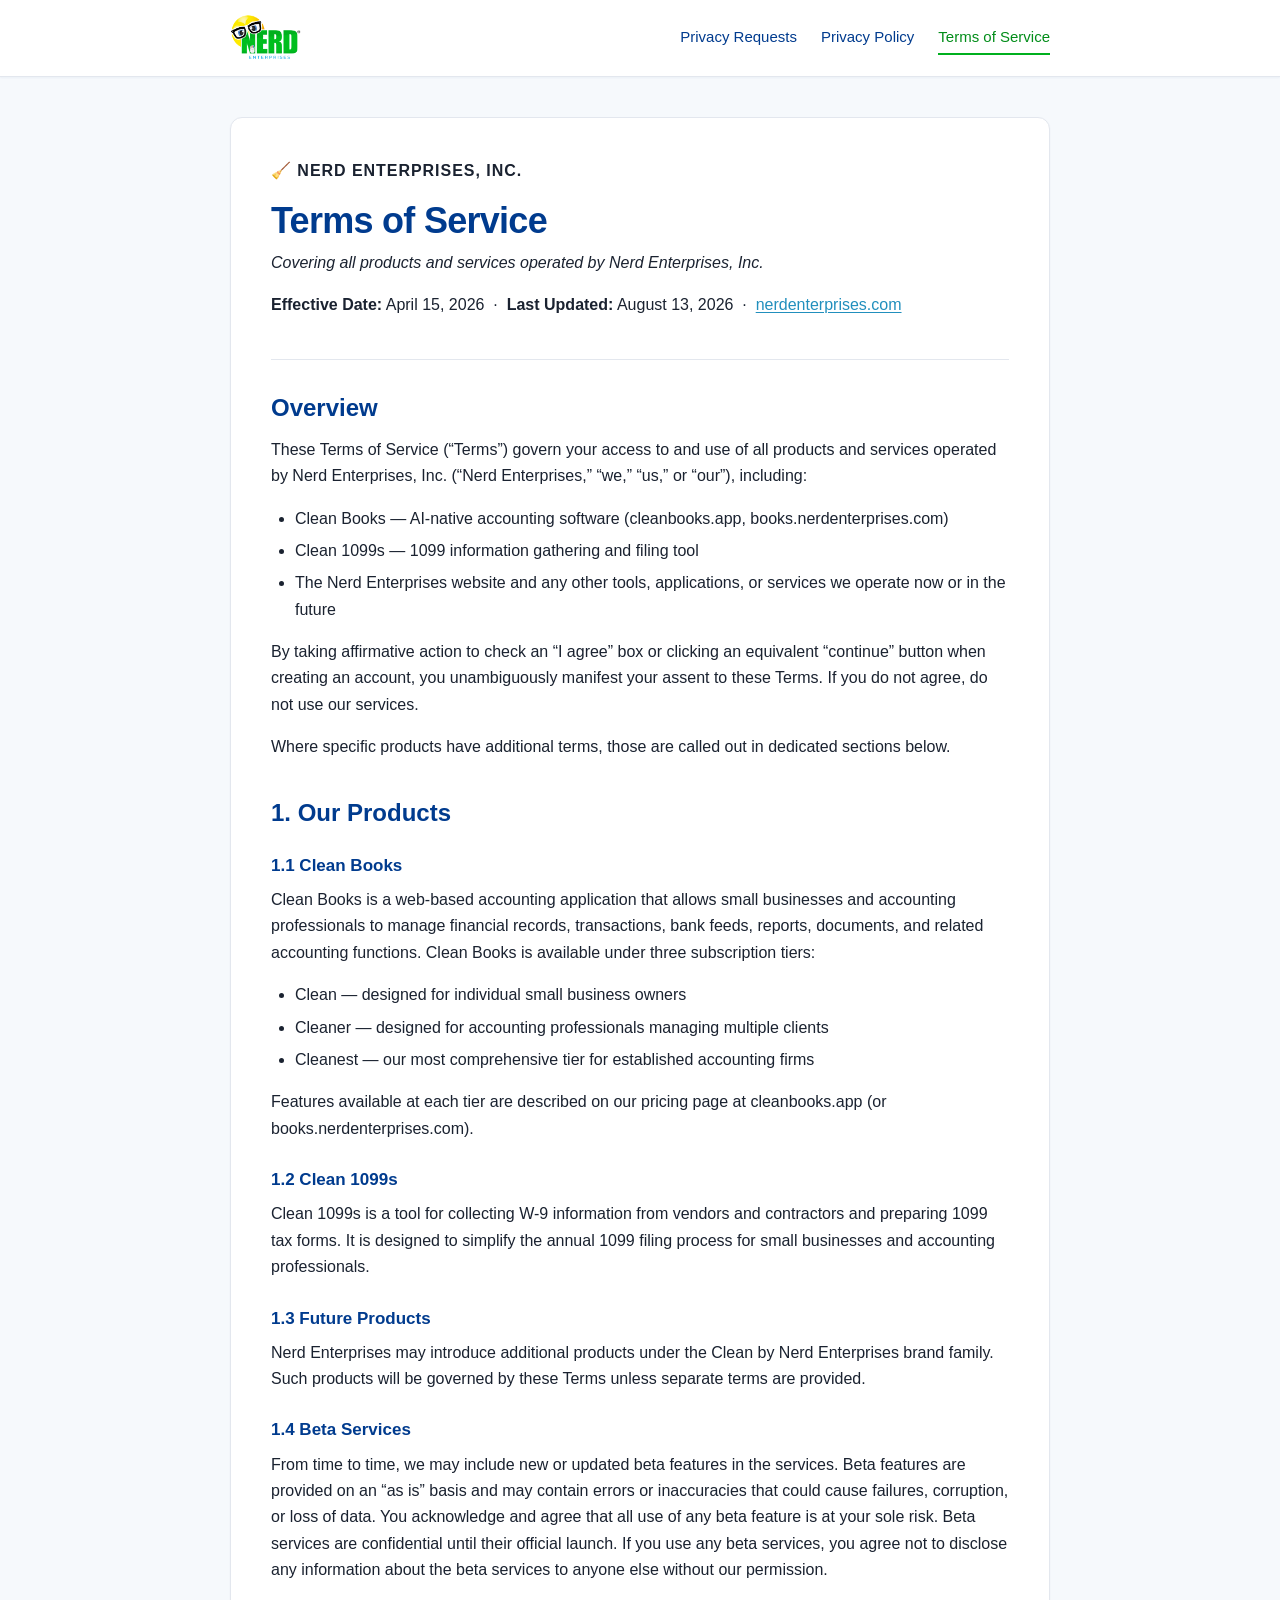
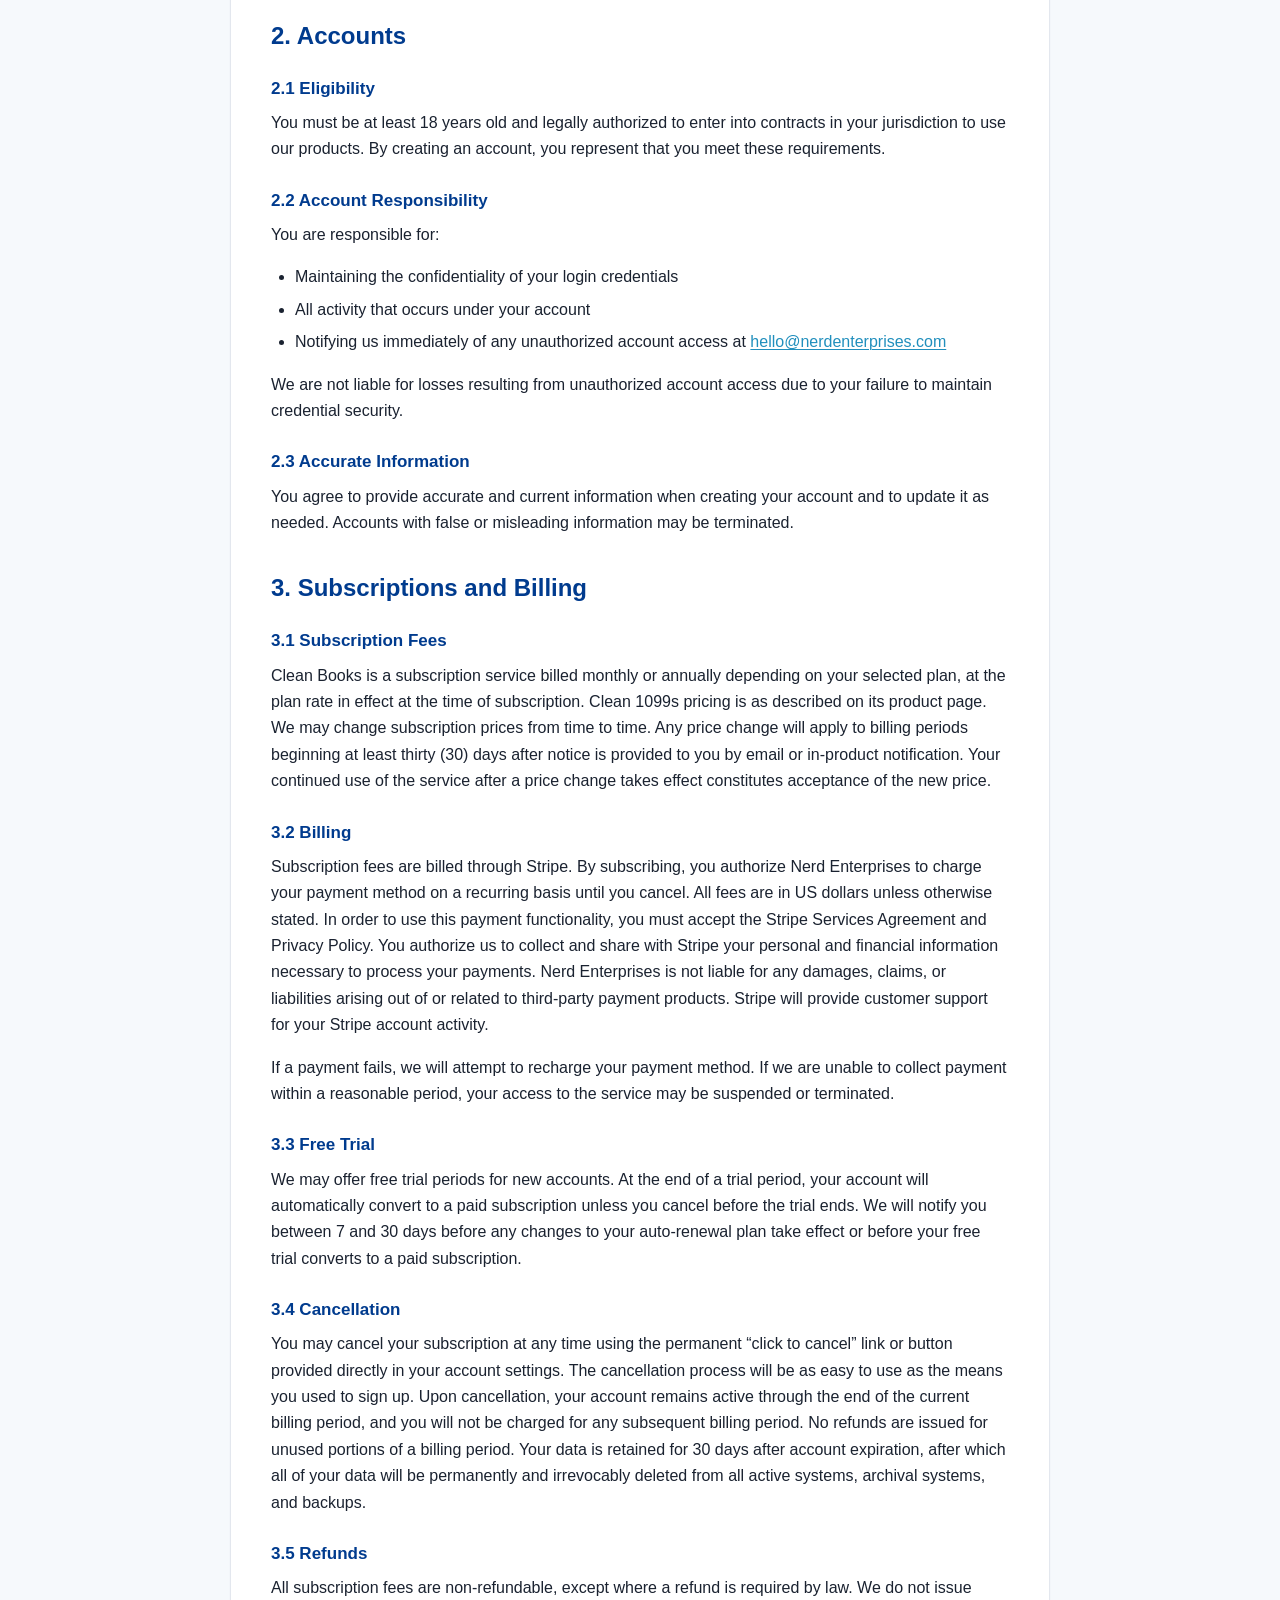
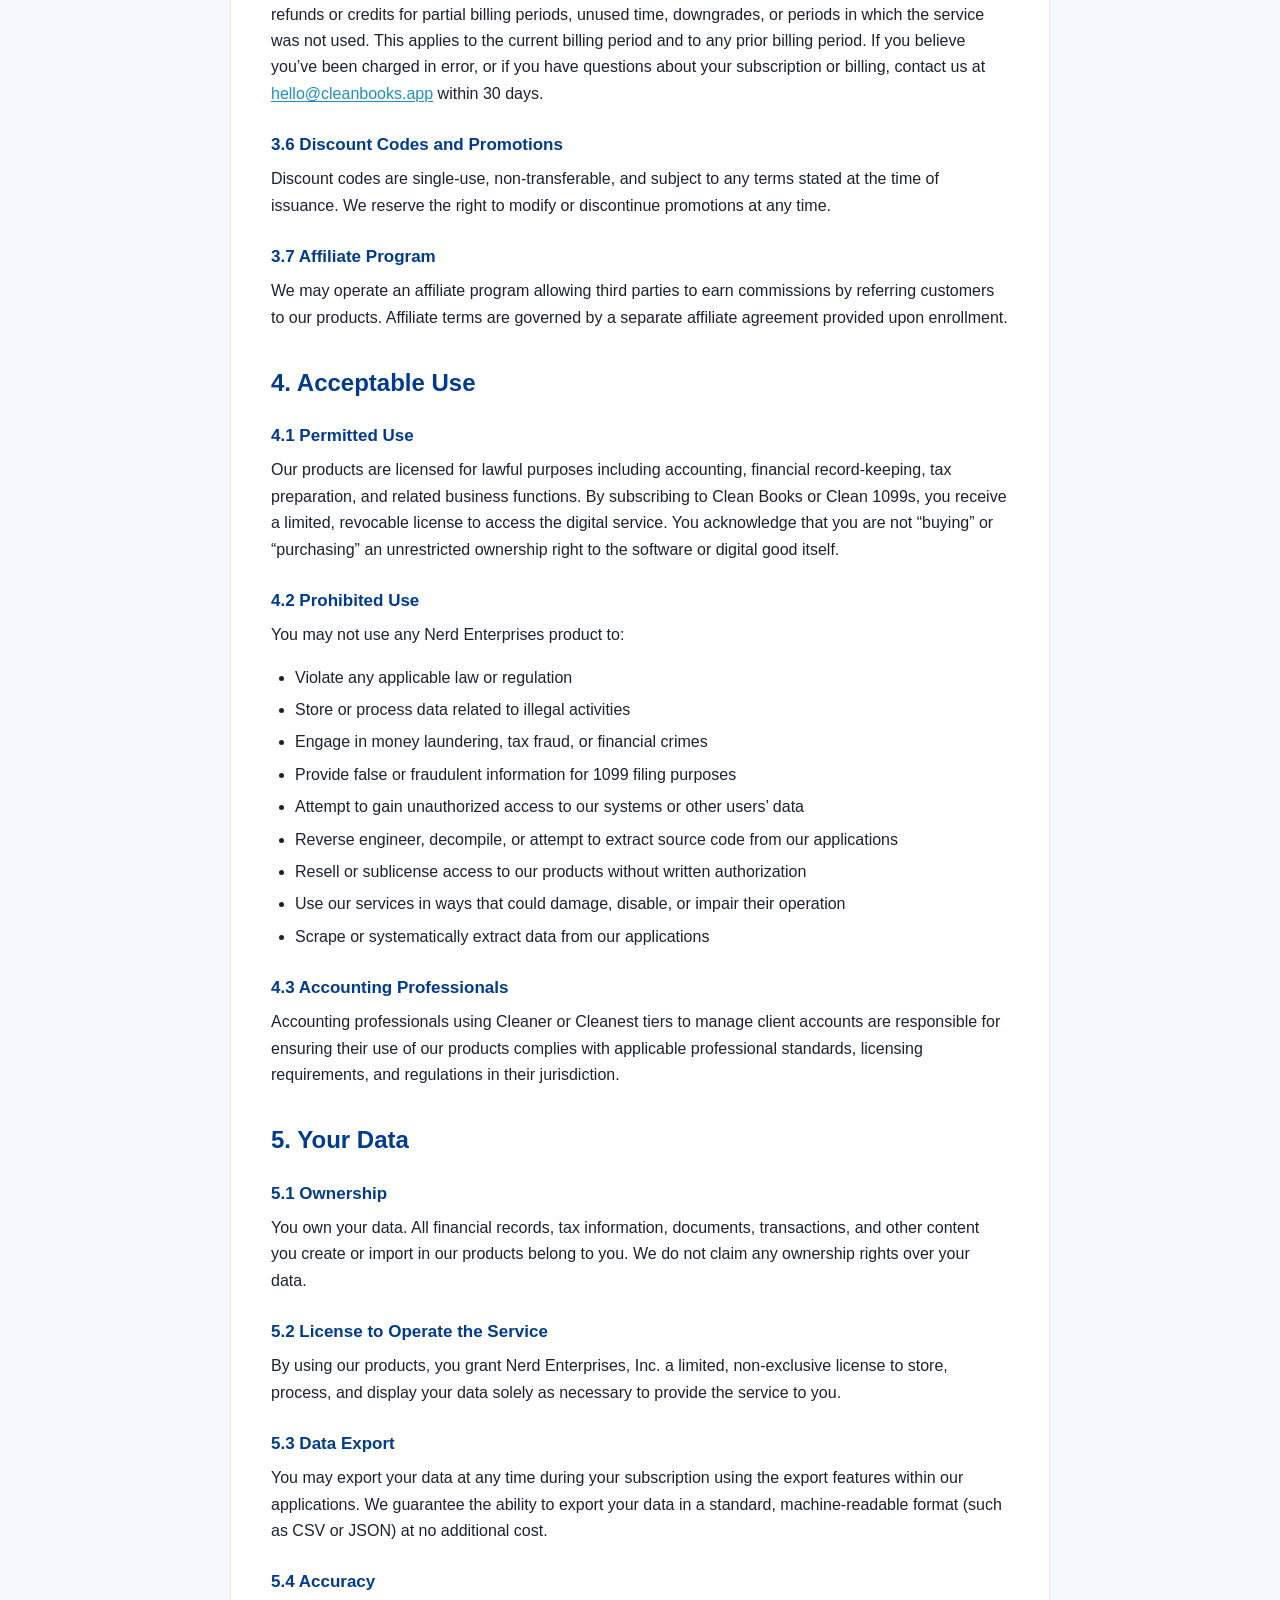
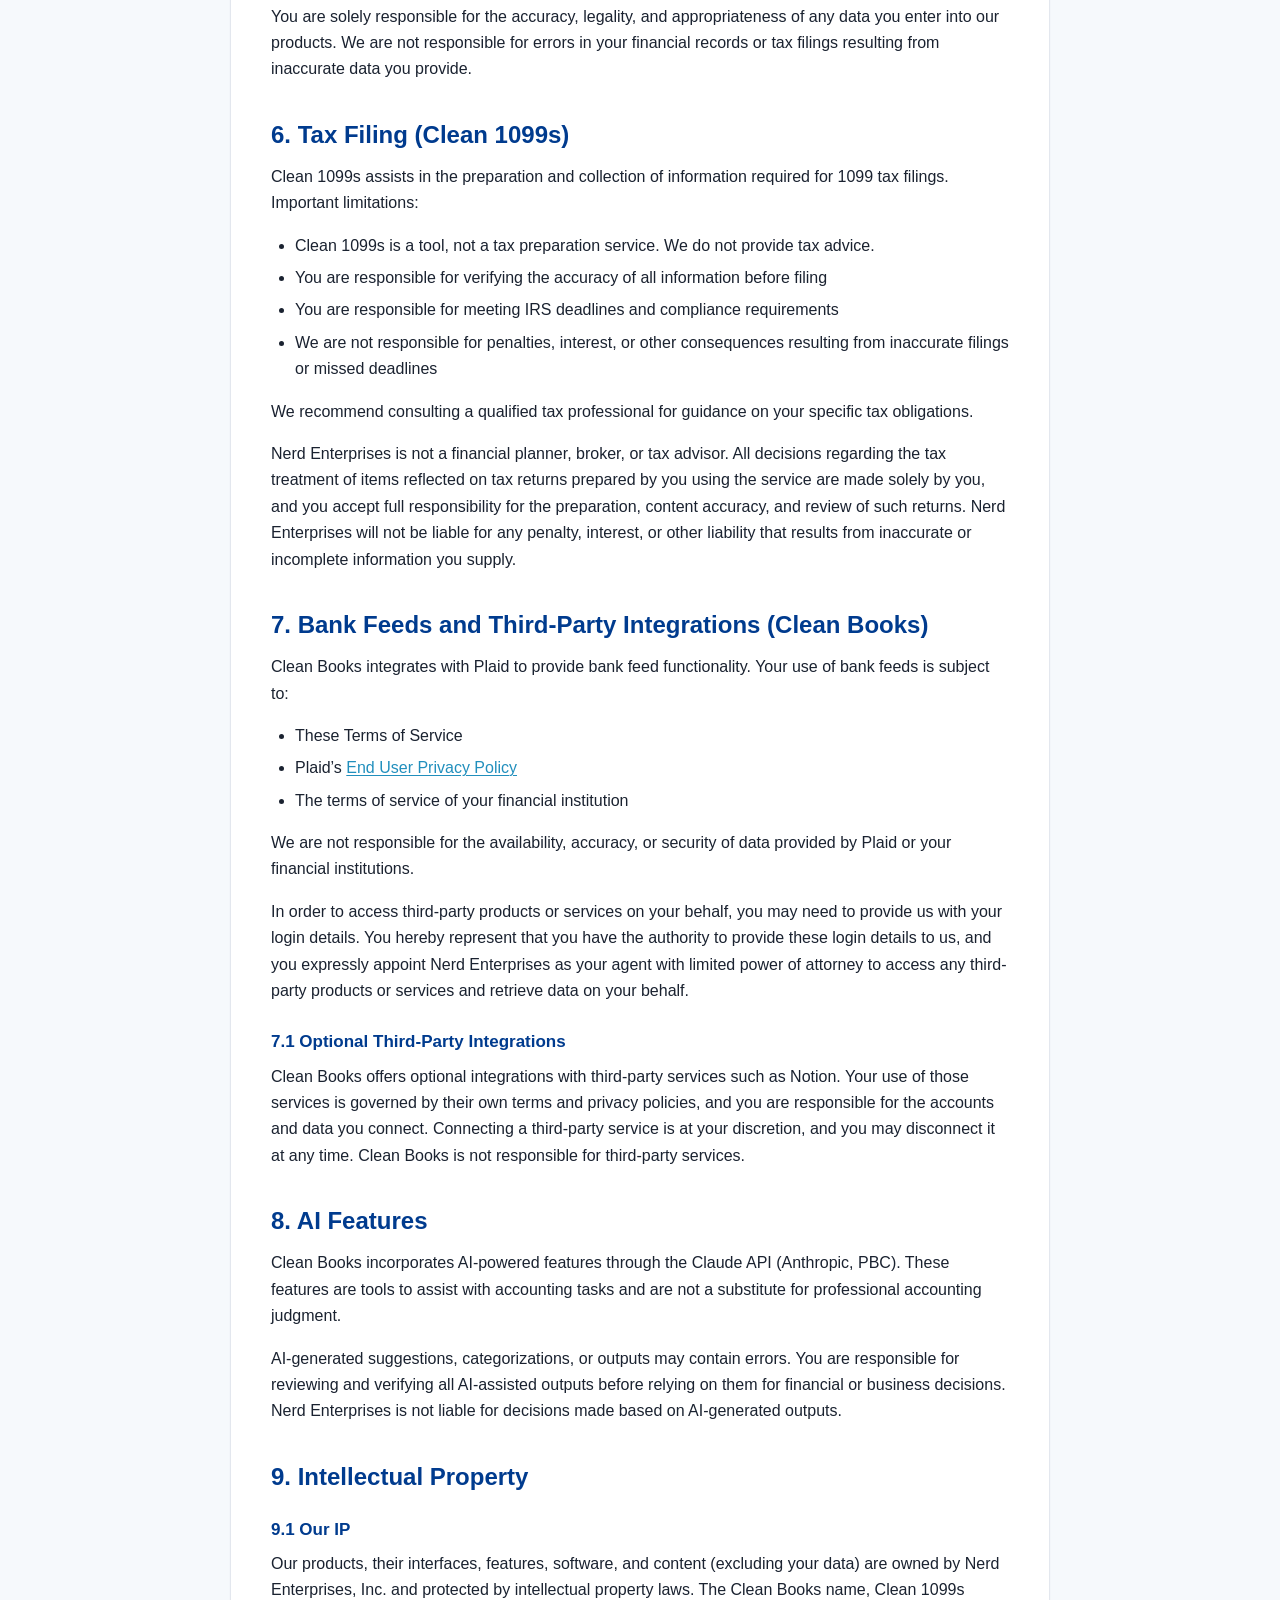
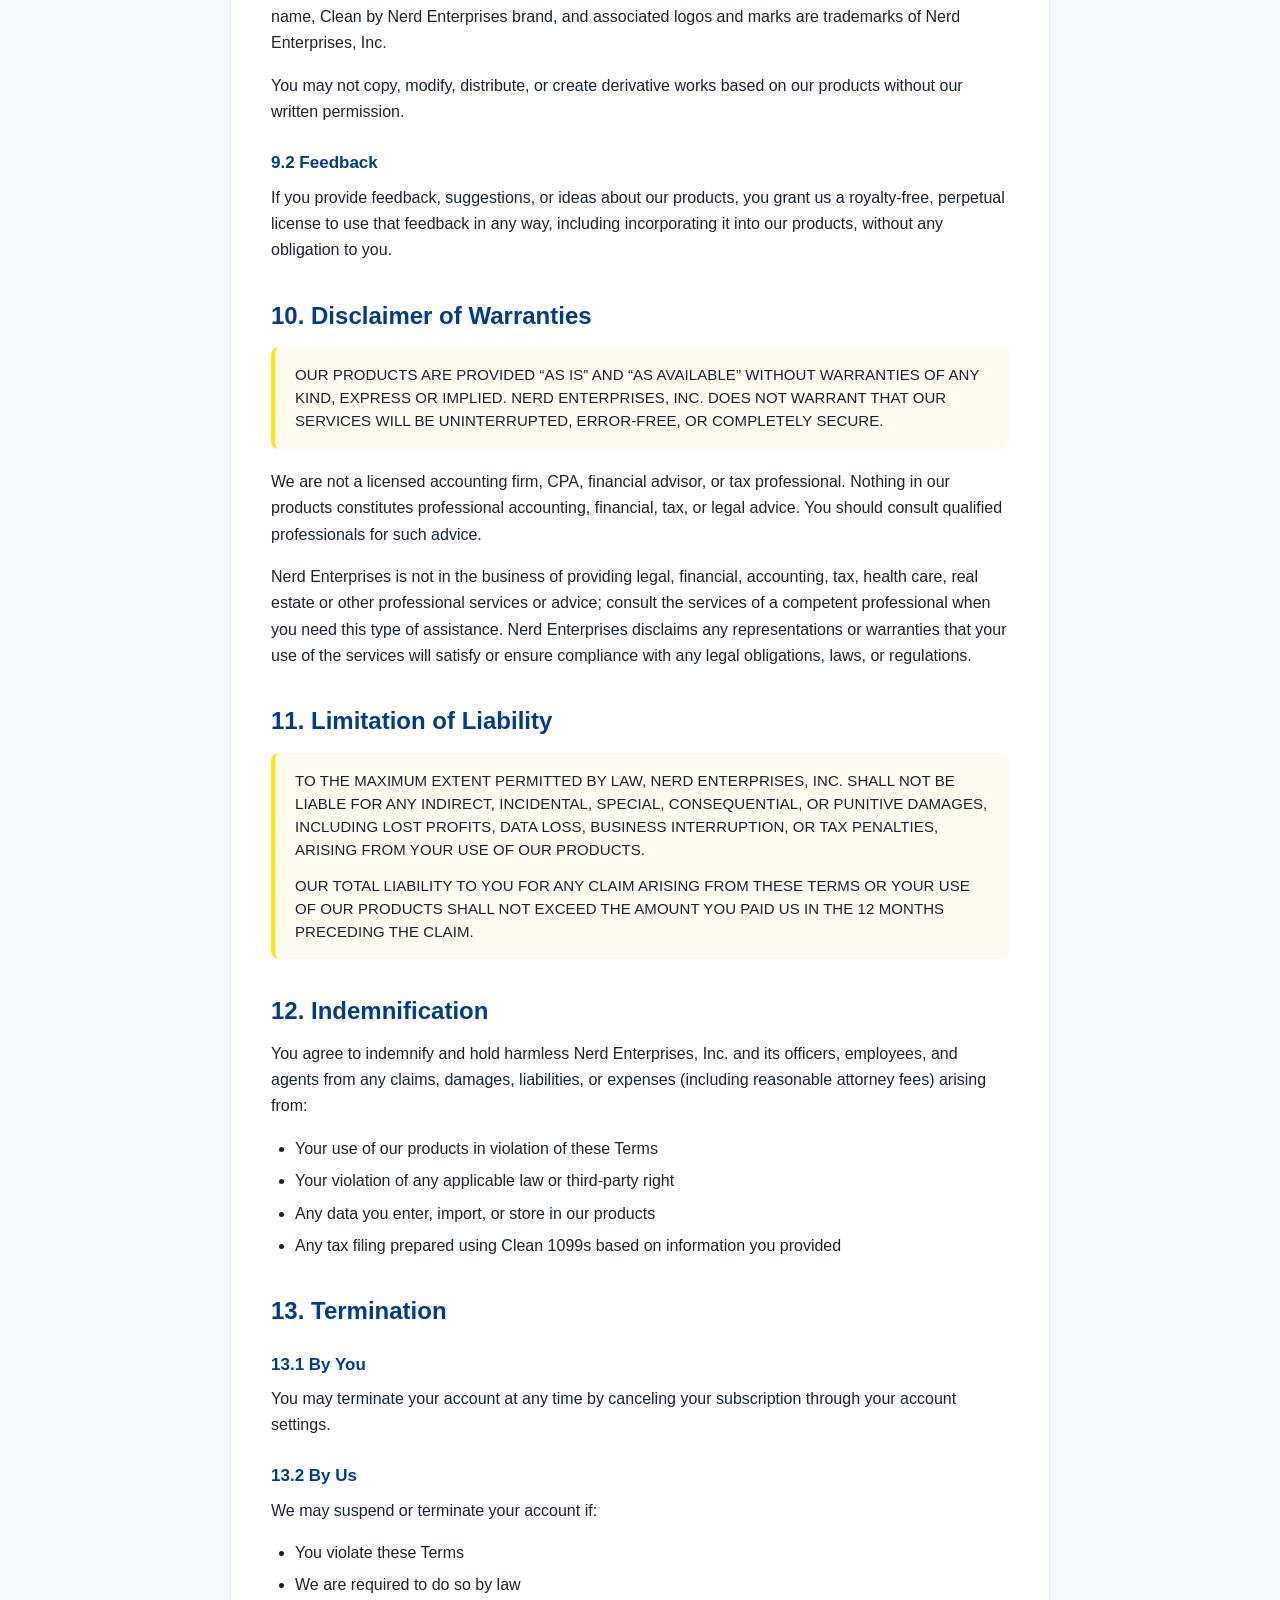
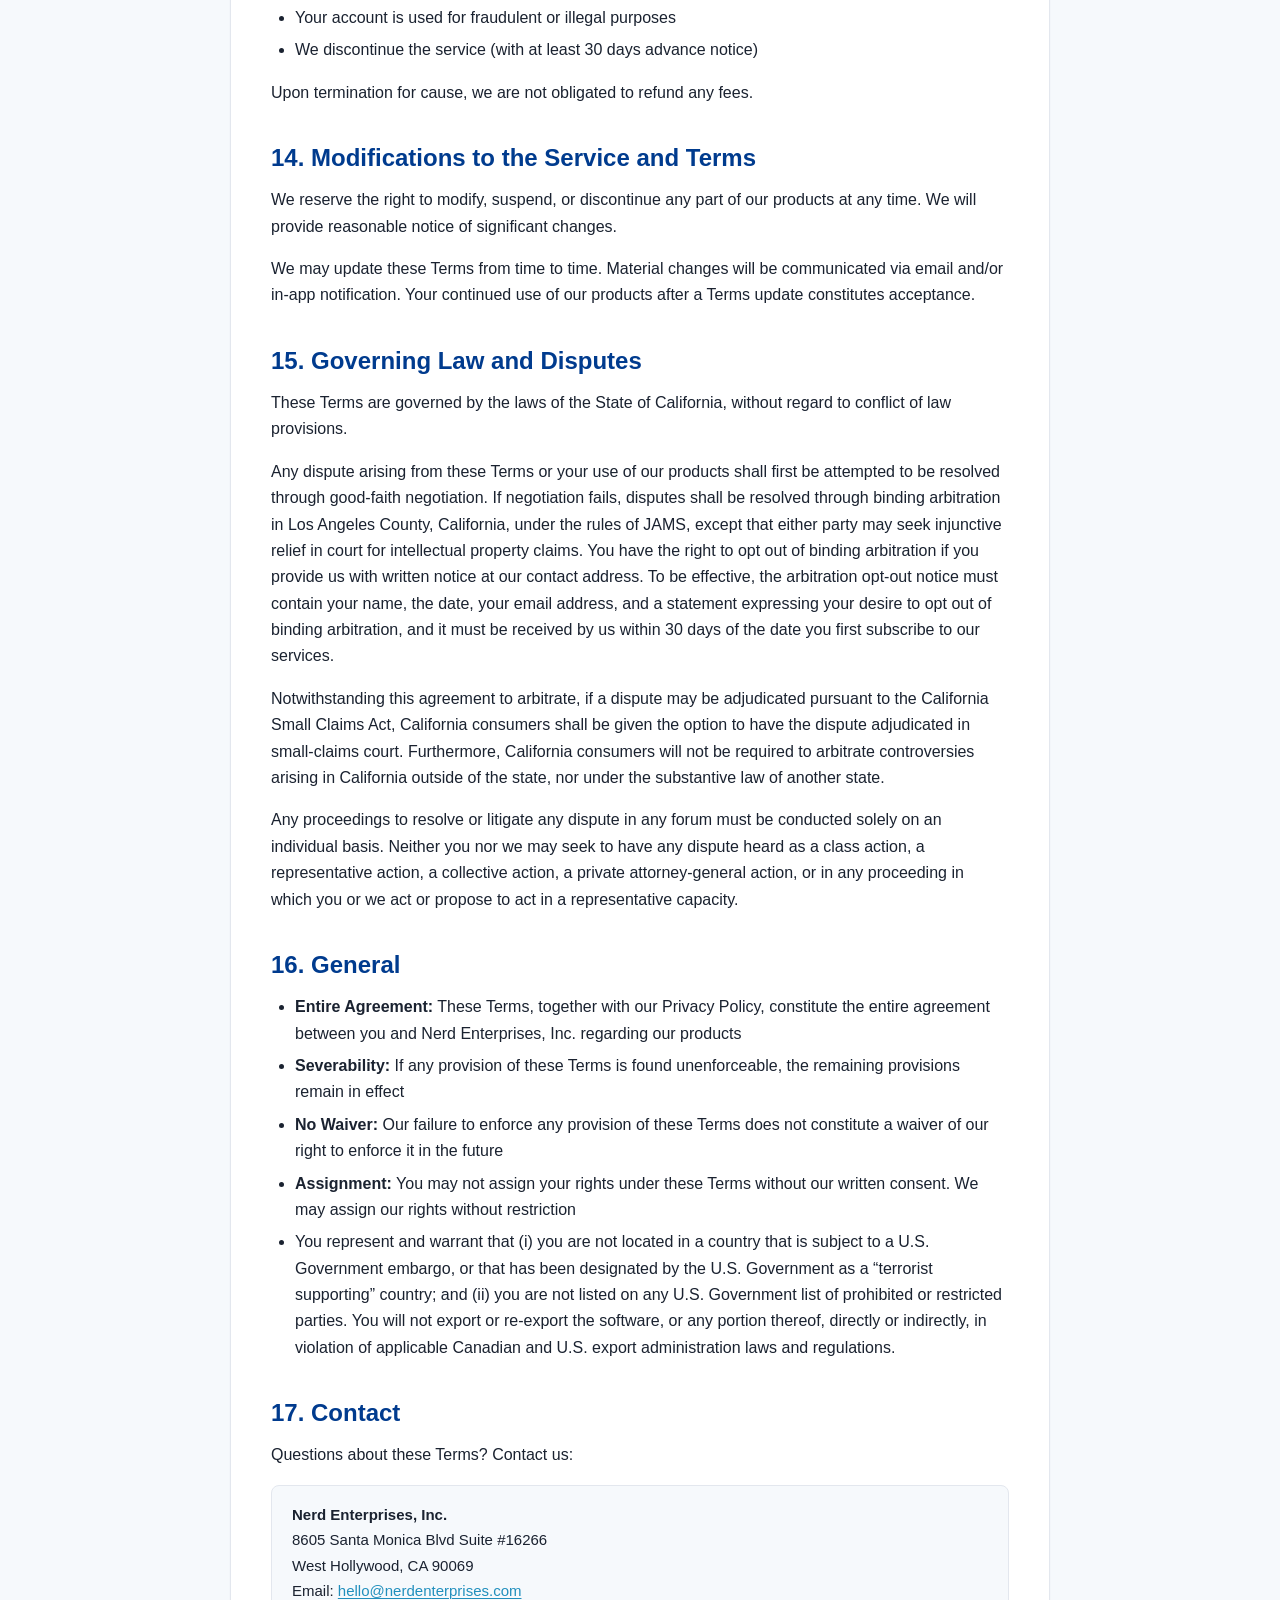
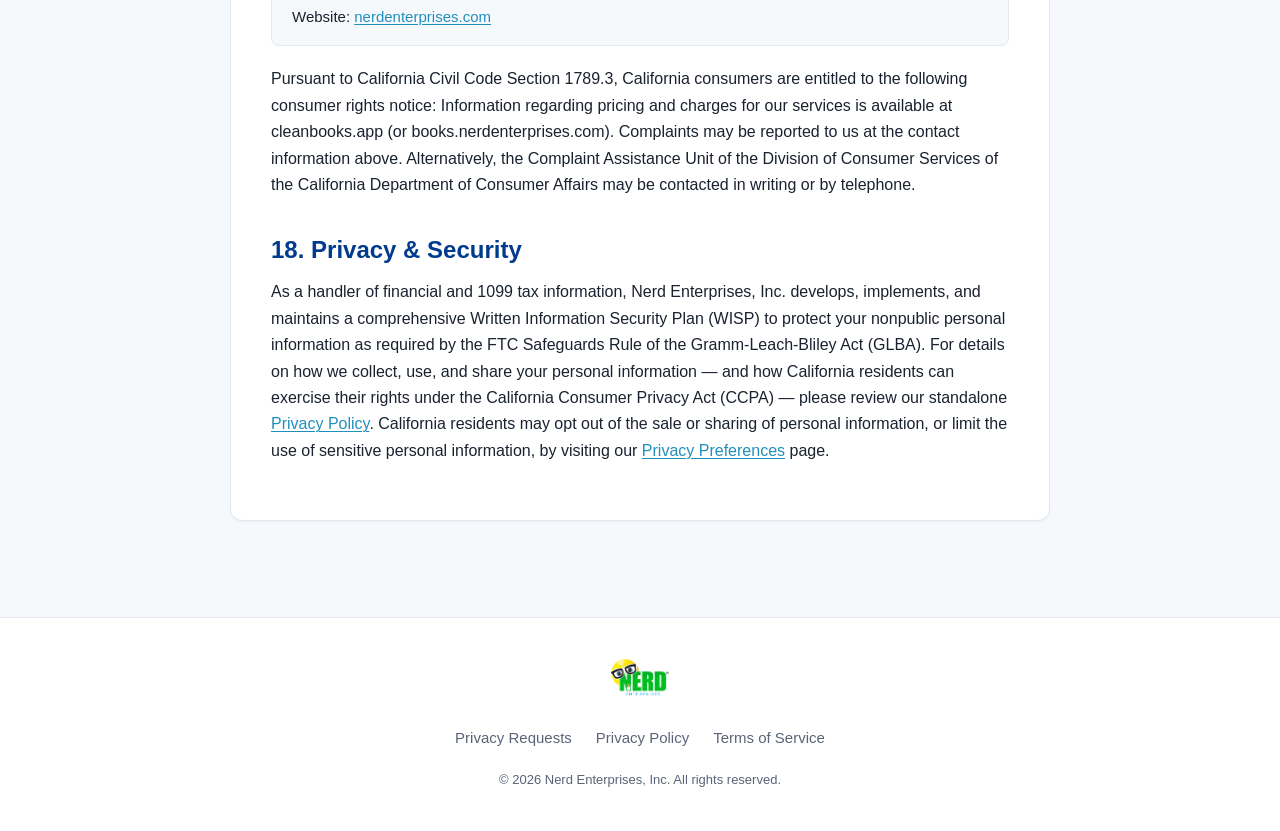
<file: tos/index.html>
<!DOCTYPE html>
<html lang="en">
<head>
  <meta charset="UTF-8">
  <meta name="viewport" content="width=device-width, initial-scale=1.0">
  <title>Terms of Service — Nerd Enterprises</title>
  <meta name="description" content="Terms of Service governing use of all Nerd Enterprises, Inc. products and services, including Clean Books and Clean 1099s.">
  <link rel="icon" type="image/png" href="/assets/nerd-logo.png">
  <link rel="stylesheet" href="/assets/styles.css">
</head>
<body>
  <header class="site-header">
    <div class="container header-inner">
      <a href="/preferences" class="logo-link" aria-label="Nerd Enterprises home">
        <img src="/assets/nerd-logo.png" alt="Nerd Enterprises" class="logo">
      </a>
      <nav class="site-nav" aria-label="Primary">
        <a href="/preferences">Privacy Requests</a>
        <a href="/policy">Privacy Policy</a>
        <a href="/tos" aria-current="page">Terms of Service</a>
      </nav>
    </div>
  </header>

  <main class="container main-content policy-content">
    <article>
      <header class="policy-header">
        <p class="policy-eyebrow">🧹 Nerd Enterprises, Inc.</p>
        <h1>Terms of Service</h1>
        <p class="policy-subtitle">
          Covering all products and services operated by Nerd Enterprises, Inc.
        </p>
        <p class="policy-meta">
          <strong>Effective Date:</strong> April 15, 2026
          &nbsp;&middot;&nbsp;
          <strong>Last Updated:</strong> August 13, 2026
          &nbsp;&middot;&nbsp;
          <a href="https://nerdenterprises.com">nerdenterprises.com</a>
        </p>
      </header>

      <section>
        <h2>Overview</h2>
        <p>
          These Terms of Service (&ldquo;Terms&rdquo;) govern your access to and use of all
          products and services operated by Nerd Enterprises, Inc. (&ldquo;Nerd Enterprises,&rdquo;
          &ldquo;we,&rdquo; &ldquo;us,&rdquo; or &ldquo;our&rdquo;), including:
        </p>
        <ul>
          <li>Clean Books &mdash; AI-native accounting software (cleanbooks.app, books.nerdenterprises.com)</li>
          <li>Clean 1099s &mdash; 1099 information gathering and filing tool</li>
          <li>The Nerd Enterprises website and any other tools, applications, or services we operate now or in the future</li>
        </ul>
        <p>
          By taking affirmative action to check an &ldquo;I agree&rdquo; box or clicking an
          equivalent &ldquo;continue&rdquo; button when creating an account, you unambiguously
          manifest your assent to these Terms. If you do not agree, do not use our services.
        </p>
        <p>
          Where specific products have additional terms, those are called out in dedicated
          sections below.
        </p>
      </section>

      <section>
        <h2>1. Our Products</h2>

        <h3>1.1 Clean Books</h3>
        <p>
          Clean Books is a web-based accounting application that allows small businesses and
          accounting professionals to manage financial records, transactions, bank feeds,
          reports, documents, and related accounting functions. Clean Books is available
          under three subscription tiers:
        </p>
        <ul>
          <li>Clean &mdash; designed for individual small business owners</li>
          <li>Cleaner &mdash; designed for accounting professionals managing multiple clients</li>
          <li>Cleanest &mdash; our most comprehensive tier for established accounting firms</li>
        </ul>
        <p>
          Features available at each tier are described on our pricing page at
          cleanbooks.app (or books.nerdenterprises.com).
        </p>

        <h3>1.2 Clean 1099s</h3>
        <p>
          Clean 1099s is a tool for collecting W-9 information from vendors and contractors
          and preparing 1099 tax forms. It is designed to simplify the annual 1099 filing
          process for small businesses and accounting professionals.
        </p>

        <h3>1.3 Future Products</h3>
        <p>
          Nerd Enterprises may introduce additional products under the Clean by Nerd
          Enterprises brand family. Such products will be governed by these Terms unless
          separate terms are provided.
        </p>

        <h3>1.4 Beta Services</h3>
        <p>
          From time to time, we may include new or updated beta features in the services.
          Beta features are provided on an &ldquo;as is&rdquo; basis and may contain errors
          or inaccuracies that could cause failures, corruption, or loss of data. You
          acknowledge and agree that all use of any beta feature is at your sole risk.
          Beta services are confidential until their official launch. If you use any beta
          services, you agree not to disclose any information about the beta services to
          anyone else without our permission.
        </p>
      </section>

      <section>
        <h2>2. Accounts</h2>

        <h3>2.1 Eligibility</h3>
        <p>
          You must be at least 18 years old and legally authorized to enter into contracts
          in your jurisdiction to use our products. By creating an account, you represent
          that you meet these requirements.
        </p>

        <h3>2.2 Account Responsibility</h3>
        <p>You are responsible for:</p>
        <ul>
          <li>Maintaining the confidentiality of your login credentials</li>
          <li>All activity that occurs under your account</li>
          <li>Notifying us immediately of any unauthorized account access at <a href="mailto:hello@nerdenterprises.com">hello@nerdenterprises.com</a></li>
        </ul>
        <p>
          We are not liable for losses resulting from unauthorized account access due to
          your failure to maintain credential security.
        </p>

        <h3>2.3 Accurate Information</h3>
        <p>
          You agree to provide accurate and current information when creating your account
          and to update it as needed. Accounts with false or misleading information may be
          terminated.
        </p>
      </section>

      <section>
        <h2>3. Subscriptions and Billing</h2>

        <h3>3.1 Subscription Fees</h3>
        <p>
          Clean Books is a subscription service billed monthly or annually depending on
          your selected plan, at the plan rate in effect at the time of subscription.
          Clean 1099s pricing is as described on its product page. We may change
          subscription prices from time to time. Any price change will apply to billing
          periods beginning at least thirty (30) days after notice is provided to you by
          email or in-product notification. Your continued use of the service after a
          price change takes effect constitutes acceptance of the new price.
        </p>

        <h3>3.2 Billing</h3>
        <p>
          Subscription fees are billed through Stripe. By subscribing, you authorize Nerd
          Enterprises to charge your payment method on a recurring basis until you cancel.
          All fees are in
          US dollars unless otherwise stated. In order to use this payment functionality,
          you must accept the Stripe Services Agreement and Privacy Policy. You authorize
          us to collect and share with Stripe your personal and financial information
          necessary to process your payments. Nerd Enterprises is not liable for any
          damages, claims, or liabilities arising out of or related to third-party payment
          products. Stripe will provide customer support for your Stripe account activity.
        </p>
        <p>
          If a payment fails, we will attempt to recharge your payment method. If we are
          unable to collect payment within a reasonable period, your access to the service
          may be suspended or terminated.
        </p>

        <h3>3.3 Free Trial</h3>
        <p>
          We may offer free trial periods for new accounts. At the end of a trial period,
          your account will automatically convert to a paid subscription unless you cancel
          before the trial ends. We will notify you between 7 and 30 days before any
          changes to your auto-renewal plan take effect or before your free trial converts
          to a paid subscription.
        </p>

        <h3>3.4 Cancellation</h3>
        <p>
          You may cancel your subscription at any time using the permanent &ldquo;click to
          cancel&rdquo; link or button provided directly in your account settings. The
          cancellation process will be as easy to use as the means you used to sign up.
          Upon cancellation, your account remains active through the end of the current
          billing period, and you will not be charged for any subsequent billing period.
          No refunds are issued for unused portions of a billing period.
          Your data is retained for 30 days after account expiration, after which all of
          your data will be permanently and irrevocably deleted from all active systems,
          archival systems, and backups.
        </p>

        <h3>3.5 Refunds</h3>
        <p>
          All subscription fees are non-refundable, except where a refund is required by
          law. We do not issue refunds or credits for partial billing periods, unused
          time, downgrades, or periods in which the service was not used. This applies to
          the current billing period and to any prior billing period. If you believe
          you&rsquo;ve been charged in error, or if you have questions about your
          subscription or billing, contact us at
          <a href="mailto:hello@cleanbooks.app">hello@cleanbooks.app</a>
          within 30 days.
        </p>

        <h3>3.6 Discount Codes and Promotions</h3>
        <p>
          Discount codes are single-use, non-transferable, and subject to any terms stated
          at the time of issuance. We reserve the right to modify or discontinue promotions
          at any time.
        </p>

        <h3>3.7 Affiliate Program</h3>
        <p>
          We may operate an affiliate program allowing third parties to earn commissions by
          referring customers to our products. Affiliate terms are governed by a separate
          affiliate agreement provided upon enrollment.
        </p>
      </section>

      <section>
        <h2>4. Acceptable Use</h2>

        <h3>4.1 Permitted Use</h3>
        <p>
          Our products are licensed for lawful purposes including accounting, financial
          record-keeping, tax preparation, and related business functions. By subscribing
          to Clean Books or Clean 1099s, you receive a limited, revocable license to access
          the digital service. You acknowledge that you are not &ldquo;buying&rdquo; or
          &ldquo;purchasing&rdquo; an unrestricted ownership right to the software or
          digital good itself.
        </p>

        <h3>4.2 Prohibited Use</h3>
        <p>You may not use any Nerd Enterprises product to:</p>
        <ul>
          <li>Violate any applicable law or regulation</li>
          <li>Store or process data related to illegal activities</li>
          <li>Engage in money laundering, tax fraud, or financial crimes</li>
          <li>Provide false or fraudulent information for 1099 filing purposes</li>
          <li>Attempt to gain unauthorized access to our systems or other users&rsquo; data</li>
          <li>Reverse engineer, decompile, or attempt to extract source code from our applications</li>
          <li>Resell or sublicense access to our products without written authorization</li>
          <li>Use our services in ways that could damage, disable, or impair their operation</li>
          <li>Scrape or systematically extract data from our applications</li>
        </ul>

        <h3>4.3 Accounting Professionals</h3>
        <p>
          Accounting professionals using Cleaner or Cleanest tiers to manage client accounts
          are responsible for ensuring their use of our products complies with applicable
          professional standards, licensing requirements, and regulations in their
          jurisdiction.
        </p>
      </section>

      <section>
        <h2>5. Your Data</h2>

        <h3>5.1 Ownership</h3>
        <p>
          You own your data. All financial records, tax information, documents,
          transactions, and other content you create or import in our products belong to
          you. We do not claim any ownership rights over your data.
        </p>

        <h3>5.2 License to Operate the Service</h3>
        <p>
          By using our products, you grant Nerd Enterprises, Inc. a limited, non-exclusive
          license to store, process, and display your data solely as necessary to provide
          the service to you.
        </p>

        <h3>5.3 Data Export</h3>
        <p>
          You may export your data at any time during your subscription using the export
          features within our applications. We guarantee the ability to export your data in
          a standard, machine-readable format (such as CSV or JSON) at no additional cost.
        </p>

        <h3>5.4 Accuracy</h3>
        <p>
          You are solely responsible for the accuracy, legality, and appropriateness of any
          data you enter into our products. We are not responsible for errors in your
          financial records or tax filings resulting from inaccurate data you provide.
        </p>
      </section>

      <section>
        <h2>6. Tax Filing (Clean 1099s)</h2>
        <p>
          Clean 1099s assists in the preparation and collection of information required for
          1099 tax filings. Important limitations:
        </p>
        <ul>
          <li>Clean 1099s is a tool, not a tax preparation service. We do not provide tax advice.</li>
          <li>You are responsible for verifying the accuracy of all information before filing</li>
          <li>You are responsible for meeting IRS deadlines and compliance requirements</li>
          <li>We are not responsible for penalties, interest, or other consequences resulting from inaccurate filings or missed deadlines</li>
        </ul>
        <p>
          We recommend consulting a qualified tax professional for guidance on your
          specific tax obligations.
        </p>
        <p>
          Nerd Enterprises is not a financial planner, broker, or tax advisor. All decisions
          regarding the tax treatment of items reflected on tax returns prepared by you
          using the service are made solely by you, and you accept full responsibility for
          the preparation, content accuracy, and review of such returns. Nerd Enterprises
          will not be liable for any penalty, interest, or other liability that results
          from inaccurate or incomplete information you supply.
        </p>
      </section>

      <section>
        <h2>7. Bank Feeds and Third-Party Integrations (Clean Books)</h2>
        <p>
          Clean Books integrates with Plaid to provide bank feed functionality. Your use of
          bank feeds is subject to:
        </p>
        <ul>
          <li>These Terms of Service</li>
          <li>Plaid&rsquo;s <a href="https://plaid.com/legal/#end-user-privacy-policy" rel="noopener">End User Privacy Policy</a></li>
          <li>The terms of service of your financial institution</li>
        </ul>
        <p>
          We are not responsible for the availability, accuracy, or security of data
          provided by Plaid or your financial institutions.
        </p>
        <p>
          In order to access third-party products or services on your behalf, you may need
          to provide us with your login details. You hereby represent that you have the
          authority to provide these login details to us, and you expressly appoint Nerd
          Enterprises as your agent with limited power of attorney to access any
          third-party products or services and retrieve data on your behalf.
        </p>

        <h3>7.1 Optional Third-Party Integrations</h3>
        <p>
          Clean Books offers optional integrations with third-party services such as
          Notion. Your use of those services is governed by their own terms and privacy
          policies, and you are responsible for the accounts and data you connect.
          Connecting a third-party service is at your discretion, and you may disconnect it
          at any time. Clean Books is not responsible for third-party services.
        </p>
      </section>

      <section>
        <h2>8. AI Features</h2>
        <p>
          Clean Books incorporates AI-powered features through the Claude API (Anthropic,
          PBC). These features are tools to assist with accounting tasks and are not a
          substitute for professional accounting judgment.
        </p>
        <p>
          AI-generated suggestions, categorizations, or outputs may contain errors. You are
          responsible for reviewing and verifying all AI-assisted outputs before relying on
          them for financial or business decisions. Nerd Enterprises is not liable for
          decisions made based on AI-generated outputs.
        </p>
      </section>

      <section>
        <h2>9. Intellectual Property</h2>

        <h3>9.1 Our IP</h3>
        <p>
          Our products, their interfaces, features, software, and content (excluding your
          data) are owned by Nerd Enterprises, Inc. and protected by intellectual property
          laws. The Clean Books name, Clean 1099s name, Clean by Nerd Enterprises brand,
          and associated logos and marks are trademarks of Nerd Enterprises, Inc.
        </p>
        <p>
          You may not copy, modify, distribute, or create derivative works based on our
          products without our written permission.
        </p>

        <h3>9.2 Feedback</h3>
        <p>
          If you provide feedback, suggestions, or ideas about our products, you grant us a
          royalty-free, perpetual license to use that feedback in any way, including
          incorporating it into our products, without any obligation to you.
        </p>
      </section>

      <section>
        <h2>10. Disclaimer of Warranties</h2>
        <div class="legal-callout">
          <p>
            OUR PRODUCTS ARE PROVIDED &ldquo;AS IS&rdquo; AND &ldquo;AS AVAILABLE&rdquo;
            WITHOUT WARRANTIES OF ANY KIND, EXPRESS OR IMPLIED. NERD ENTERPRISES, INC. DOES
            NOT WARRANT THAT OUR SERVICES WILL BE UNINTERRUPTED, ERROR-FREE, OR COMPLETELY
            SECURE.
          </p>
        </div>
        <p>
          We are not a licensed accounting firm, CPA, financial advisor, or tax
          professional. Nothing in our products constitutes professional accounting,
          financial, tax, or legal advice. You should consult qualified professionals for
          such advice.
        </p>
        <p>
          Nerd Enterprises is not in the business of providing legal, financial,
          accounting, tax, health care, real estate or other professional services or
          advice; consult the services of a competent professional when you need this type
          of assistance. Nerd Enterprises disclaims any representations or warranties that
          your use of the services will satisfy or ensure compliance with any legal
          obligations, laws, or regulations.
        </p>
      </section>

      <section>
        <h2>11. Limitation of Liability</h2>
        <div class="legal-callout">
          <p>
            TO THE MAXIMUM EXTENT PERMITTED BY LAW, NERD ENTERPRISES, INC. SHALL NOT BE
            LIABLE FOR ANY INDIRECT, INCIDENTAL, SPECIAL, CONSEQUENTIAL, OR PUNITIVE
            DAMAGES, INCLUDING LOST PROFITS, DATA LOSS, BUSINESS INTERRUPTION, OR TAX
            PENALTIES, ARISING FROM YOUR USE OF OUR PRODUCTS.
          </p>
          <p>
            OUR TOTAL LIABILITY TO YOU FOR ANY CLAIM ARISING FROM THESE TERMS OR YOUR USE
            OF OUR PRODUCTS SHALL NOT EXCEED THE AMOUNT YOU PAID US IN THE 12 MONTHS
            PRECEDING THE CLAIM.
          </p>
        </div>
      </section>

      <section>
        <h2>12. Indemnification</h2>
        <p>
          You agree to indemnify and hold harmless Nerd Enterprises, Inc. and its officers,
          employees, and agents from any claims, damages, liabilities, or expenses
          (including reasonable attorney fees) arising from:
        </p>
        <ul>
          <li>Your use of our products in violation of these Terms</li>
          <li>Your violation of any applicable law or third-party right</li>
          <li>Any data you enter, import, or store in our products</li>
          <li>Any tax filing prepared using Clean 1099s based on information you provided</li>
        </ul>
      </section>

      <section>
        <h2>13. Termination</h2>

        <h3>13.1 By You</h3>
        <p>
          You may terminate your account at any time by canceling your subscription through
          your account settings.
        </p>

        <h3>13.2 By Us</h3>
        <p>We may suspend or terminate your account if:</p>
        <ul>
          <li>You violate these Terms</li>
          <li>We are required to do so by law</li>
          <li>Your account is used for fraudulent or illegal purposes</li>
          <li>We discontinue the service (with at least 30 days advance notice)</li>
        </ul>
        <p>Upon termination for cause, we are not obligated to refund any fees.</p>
      </section>

      <section>
        <h2>14. Modifications to the Service and Terms</h2>
        <p>
          We reserve the right to modify, suspend, or discontinue any part of our products
          at any time. We will provide reasonable notice of significant changes.
        </p>
        <p>
          We may update these Terms from time to time. Material changes will be
          communicated via email and/or in-app notification. Your continued use of our
          products after a Terms update constitutes acceptance.
        </p>
      </section>

      <section>
        <h2>15. Governing Law and Disputes</h2>
        <p>
          These Terms are governed by the laws of the State of California, without regard
          to conflict of law provisions.
        </p>
        <p>
          Any dispute arising from these Terms or your use of our products shall first be
          attempted to be resolved through good-faith negotiation. If negotiation fails,
          disputes shall be resolved through binding arbitration in Los Angeles County,
          California, under the rules of JAMS, except that either party may seek injunctive
          relief in court for intellectual property claims. You have the right to opt out
          of binding arbitration if you provide us with written notice at our contact
          address. To be effective, the arbitration opt-out notice must contain your name,
          the date, your email address, and a statement expressing your desire to opt out
          of binding arbitration, and it must be received by us within 30 days of the date
          you first subscribe to our services.
        </p>
        <p>
          Notwithstanding this agreement to arbitrate, if a dispute may be adjudicated
          pursuant to the California Small Claims Act, California consumers shall be given
          the option to have the dispute adjudicated in small-claims court. Furthermore,
          California consumers will not be required to arbitrate controversies arising in
          California outside of the state, nor under the substantive law of another state.
        </p>
        <p>
          Any proceedings to resolve or litigate any dispute in any forum must be conducted
          solely on an individual basis. Neither you nor we may seek to have any dispute
          heard as a class action, a representative action, a collective action, a private
          attorney-general action, or in any proceeding in which you or we act or propose
          to act in a representative capacity.
        </p>
      </section>

      <section>
        <h2>16. General</h2>
        <ul>
          <li><strong>Entire Agreement:</strong> These Terms, together with our Privacy Policy, constitute the entire agreement between you and Nerd Enterprises, Inc. regarding our products</li>
          <li><strong>Severability:</strong> If any provision of these Terms is found unenforceable, the remaining provisions remain in effect</li>
          <li><strong>No Waiver:</strong> Our failure to enforce any provision of these Terms does not constitute a waiver of our right to enforce it in the future</li>
          <li><strong>Assignment:</strong> You may not assign your rights under these Terms without our written consent. We may assign our rights without restriction</li>
          <li>You represent and warrant that (i) you are not located in a country that is subject to a U.S. Government embargo, or that has been designated by the U.S. Government as a &ldquo;terrorist supporting&rdquo; country; and (ii) you are not listed on any U.S. Government list of prohibited or restricted parties. You will not export or re-export the software, or any portion thereof, directly or indirectly, in violation of applicable Canadian and U.S. export administration laws and regulations.</li>
        </ul>
      </section>

      <section>
        <h2>17. Contact</h2>
        <p>Questions about these Terms? Contact us:</p>
        <address class="legal-contact">
          <strong>Nerd Enterprises, Inc.</strong><br>
          8605 Santa Monica Blvd Suite #16266<br>
          West Hollywood, CA 90069<br>
          Email: <a href="mailto:hello@nerdenterprises.com">hello@nerdenterprises.com</a><br>
          Website: <a href="https://nerdenterprises.com">nerdenterprises.com</a>
        </address>
        <p>
          Pursuant to California Civil Code Section 1789.3, California consumers are
          entitled to the following consumer rights notice: Information regarding pricing
          and charges for our services is available at cleanbooks.app (or
          books.nerdenterprises.com).
          Complaints may be reported to us at the contact information above. Alternatively,
          the Complaint Assistance Unit of the Division of Consumer Services of the
          California Department of Consumer Affairs may be contacted in writing or by
          telephone.
        </p>
      </section>

      <section>
        <h2>18. Privacy &amp; Security</h2>
        <p>
          As a handler of financial and 1099 tax information, Nerd Enterprises, Inc.
          develops, implements, and maintains a comprehensive Written Information Security
          Plan (WISP) to protect your nonpublic personal information as required by the FTC
          Safeguards Rule of the Gramm-Leach-Bliley Act (GLBA). For details on how we
          collect, use, and share your personal information &mdash; and how California
          residents can exercise their rights under the California Consumer Privacy Act
          (CCPA) &mdash; please review our standalone
          <a href="/policy">Privacy Policy</a>. California residents may opt out of the sale
          or sharing of personal information, or limit the use of sensitive personal
          information, by visiting our <a href="/preferences">Privacy Preferences</a> page.
        </p>
      </section>
    </article>
  </main>

  <footer class="site-footer">
    <div class="container footer-inner">
      <p class="footer-brand">
        <img src="/assets/nerd-logo.png" alt="" class="footer-logo">
      </p>
      <nav class="footer-nav" aria-label="Footer">
        <a href="/preferences">Privacy Requests</a>
        <a href="/policy">Privacy Policy</a>
        <a href="/tos">Terms of Service</a>
      </nav>
      <p class="footer-copyright">
        &copy; <span id="footer-year"></span> Nerd Enterprises, Inc. All rights reserved.
      </p>
    </div>
  </footer>

  <script>document.getElementById("footer-year").textContent = new Date().getFullYear();</script>
</body>
</html>
</file>
<file: assets/styles.css>
/* ============================================
   Nerd Enterprises — Privacy Site Stylesheet
   ============================================ */

:root {
  /* Brand colors */
  --green:        #00B01E;
  --green-dark:   #028D19;
  --cyan:         #2CB0E8;
  --cyan-dark:    #218FBD;
  --navy:         #003B8E;
  --yellow:       #FFEA00;

  /* Functional colors */
  --text:         #1a2230;
  --text-muted:   #5a6478;
  --border:       #e3e7ee;
  --bg:           #ffffff;
  --bg-soft:      #f6f9fc;
  --bg-card:      #ffffff;
  --error:        #c0392b;
  --success-bg:   #e8f7ec;
  --success-text: #166534;

  /* Typography */
  --font-sans:    -apple-system, BlinkMacSystemFont, "Segoe UI", Roboto, "Helvetica Neue", Arial, sans-serif;
  --font-mono:    ui-monospace, SFMono-Regular, "SF Mono", Menlo, Consolas, monospace;

  /* Layout */
  --content-max:  860px;
  --radius:       8px;
  --radius-lg:    12px;
  --shadow-sm:    0 1px 2px rgba(0, 59, 142, 0.05);
  --shadow-md:    0 4px 12px rgba(0, 59, 142, 0.08);
}

* { box-sizing: border-box; }

html { -webkit-text-size-adjust: 100%; }

body {
  margin: 0;
  font-family: var(--font-sans);
  font-size: 16px;
  line-height: 1.6;
  color: var(--text);
  background: var(--bg-soft);
  -webkit-font-smoothing: antialiased;
}

.container {
  max-width: var(--content-max);
  margin: 0 auto;
  padding: 0 1.25rem;
}

/* ============================================
   Header
   ============================================ */

.site-header {
  background: var(--bg);
  border-bottom: 1px solid var(--border);
  position: sticky;
  top: 0;
  z-index: 10;
  box-shadow: var(--shadow-sm);
}

.header-inner {
  display: flex;
  align-items: center;
  justify-content: space-between;
  gap: 1.5rem;
  padding-top: 0.875rem;
  padding-bottom: 0.875rem;
  flex-wrap: wrap;
}

.logo-link {
  display: inline-flex;
  align-items: center;
  text-decoration: none;
}

.logo {
  height: 48px;
  width: auto;
  display: block;
}

.site-nav {
  display: flex;
  gap: 1.5rem;
  flex-wrap: wrap;
}

.site-nav a {
  color: var(--navy);
  text-decoration: none;
  font-weight: 500;
  font-size: 0.9375rem;
  padding: 0.25rem 0;
  border-bottom: 2px solid transparent;
  transition: color 0.15s, border-color 0.15s;
}

.site-nav a:hover {
  color: var(--green-dark);
}

.site-nav a[aria-current="page"] {
  color: var(--green-dark);
  border-bottom-color: var(--green);
}

/* ============================================
   Main content
   ============================================ */

.main-content {
  padding: 2.5rem 1.25rem 4rem;
}

.hero {
  margin-bottom: 2.5rem;
}

.hero h1 {
  font-size: 2.25rem;
  line-height: 1.2;
  margin: 0 0 0.75rem;
  color: var(--navy);
  letter-spacing: -0.02em;
}

.lede {
  font-size: 1.125rem;
  color: var(--text-muted);
  margin: 0;
  max-width: 65ch;
}

/* ============================================
   Cards & sections
   ============================================ */

.rights-card,
.form-section,
.contact-card {
  background: var(--bg-card);
  border: 1px solid var(--border);
  border-radius: var(--radius-lg);
  padding: 2rem;
  margin-bottom: 2rem;
  box-shadow: var(--shadow-sm);
}

.rights-card h2,
.form-section h2,
.contact-card h2 {
  font-size: 1.375rem;
  margin: 0 0 1rem;
  color: var(--navy);
}

.rights-card p,
.contact-card p {
  margin: 0 0 1rem;
}

.rights-card p:last-child,
.contact-card p:last-child {
  margin-bottom: 0;
}

a {
  color: var(--cyan-dark);
  text-decoration: underline;
  text-decoration-thickness: 1px;
  text-underline-offset: 2px;
}

a:hover {
  color: var(--navy);
}

/* ============================================
   Form
   ============================================ */

.privacy-form {
  margin-top: 0.5rem;
}

.form-group {
  border: none;
  padding: 0;
  margin: 0 0 2rem;
}

.form-group legend {
  font-weight: 600;
  font-size: 1.0625rem;
  color: var(--navy);
  margin-bottom: 0.5rem;
  padding: 0;
}

.field {
  margin-bottom: 1.25rem;
}

.field:last-child {
  margin-bottom: 0;
}

.field label,
.inline-radio legend {
  display: block;
  font-weight: 500;
  font-size: 0.9375rem;
  margin-bottom: 0.375rem;
  color: var(--text);
}

.required {
  color: var(--error);
  font-weight: 600;
}

.field-help {
  font-size: 0.8125rem;
  color: var(--text-muted);
  margin: 0.375rem 0 0;
  line-height: 1.5;
}

.field-error {
  font-size: 0.8125rem;
  color: var(--error);
  margin: 0.375rem 0 0;
  min-height: 1.2em;
  font-weight: 500;
}

.field-error:empty { display: none; }

input[type="text"],
input[type="email"],
textarea,
select {
  width: 100%;
  padding: 0.625rem 0.75rem;
  font-family: inherit;
  font-size: 1rem;
  line-height: 1.4;
  color: var(--text);
  background: var(--bg);
  border: 1.5px solid var(--border);
  border-radius: var(--radius);
  transition: border-color 0.15s, box-shadow 0.15s;
}

input[type="text"]:focus,
input[type="email"]:focus,
textarea:focus,
select:focus {
  outline: none;
  border-color: var(--cyan);
  box-shadow: 0 0 0 3px rgba(44, 176, 232, 0.18);
}

input[aria-invalid="true"],
textarea[aria-invalid="true"],
select[aria-invalid="true"] {
  border-color: var(--error);
}

textarea {
  resize: vertical;
  min-height: 120px;
  font-family: inherit;
}

select {
  appearance: none;
  -webkit-appearance: none;
  background-image: url("data:image/svg+xml;charset=utf-8,%3Csvg width='12' height='8' viewBox='0 0 12 8' xmlns='http://www.w3.org/2000/svg'%3E%3Cpath d='M1 1l5 5 5-5' stroke='%23003B8E' stroke-width='1.6' fill='none' stroke-linecap='round' stroke-linejoin='round'/%3E%3C/svg%3E");
  background-repeat: no-repeat;
  background-position: right 0.875rem center;
  padding-right: 2.5rem;
}

/* Honeypot — hidden from users, visible to bots */
.hp-field {
  position: absolute;
  left: -9999px;
  top: -9999px;
  width: 1px;
  height: 1px;
  overflow: hidden;
}

/* Radio cards (request type) */
.radio-group {
  display: grid;
  gap: 0.625rem;
  margin-top: 0.75rem;
}

.radio-card {
  display: flex;
  gap: 0.875rem;
  align-items: flex-start;
  padding: 0.875rem 1rem;
  border: 1.5px solid var(--border);
  border-radius: var(--radius);
  cursor: pointer;
  transition: border-color 0.15s, background-color 0.15s;
  background: var(--bg);
}

.radio-card:hover {
  border-color: var(--cyan);
  background: rgba(44, 176, 232, 0.04);
}

.radio-card input[type="radio"] {
  margin-top: 0.25rem;
  flex-shrink: 0;
  accent-color: var(--green);
  width: 1.125rem;
  height: 1.125rem;
}

.radio-card:has(input:checked) {
  border-color: var(--green);
  background: rgba(0, 176, 30, 0.04);
}

.radio-card-content {
  display: flex;
  flex-direction: column;
  gap: 0.125rem;
  flex: 1;
}

.radio-card-content strong {
  font-weight: 600;
  color: var(--text);
  font-size: 0.9375rem;
}

.radio-card-desc {
  font-size: 0.875rem;
  color: var(--text-muted);
  line-height: 1.5;
}

/* Checkbox group (products) */
.checkbox-group {
  display: grid;
  grid-template-columns: repeat(auto-fit, minmax(220px, 1fr));
  gap: 0.5rem;
  margin-top: 0.75rem;
}

.checkbox-item {
  display: flex;
  gap: 0.625rem;
  align-items: center;
  padding: 0.625rem 0.875rem;
  border: 1.5px solid var(--border);
  border-radius: var(--radius);
  cursor: pointer;
  transition: border-color 0.15s, background-color 0.15s;
  background: var(--bg);
  font-size: 0.9375rem;
}

.checkbox-item:hover {
  border-color: var(--cyan);
  background: rgba(44, 176, 232, 0.04);
}

.checkbox-item input[type="checkbox"] {
  flex-shrink: 0;
  accent-color: var(--green);
  width: 1.125rem;
  height: 1.125rem;
}

.checkbox-item:has(input:checked) {
  border-color: var(--green);
  background: rgba(0, 176, 30, 0.04);
}

/* Inline radios (current customer) */
.inline-radio {
  border: none;
  padding: 0;
  margin: 0;
}

.inline-radio-group {
  display: flex;
  gap: 1rem;
  margin-top: 0.5rem;
}

.inline-radio-item {
  display: flex;
  align-items: center;
  gap: 0.5rem;
  padding: 0.5rem 1.25rem;
  border: 1.5px solid var(--border);
  border-radius: var(--radius);
  cursor: pointer;
  font-size: 0.9375rem;
  transition: border-color 0.15s, background-color 0.15s;
  background: var(--bg);
}

.inline-radio-item:hover { border-color: var(--cyan); }

.inline-radio-item input[type="radio"] {
  accent-color: var(--green);
}

.inline-radio-item:has(input:checked) {
  border-color: var(--green);
  background: rgba(0, 176, 30, 0.04);
}

/* Consent checkbox */
.consent-item {
  display: flex;
  gap: 0.75rem;
  align-items: flex-start;
  padding: 1rem;
  border: 1.5px solid var(--border);
  border-radius: var(--radius);
  cursor: pointer;
  background: var(--bg-soft);
  font-size: 0.9375rem;
  line-height: 1.5;
}

.consent-item input[type="checkbox"] {
  margin-top: 0.2rem;
  flex-shrink: 0;
  accent-color: var(--green);
  width: 1.125rem;
  height: 1.125rem;
}

/* Submit area */
.form-actions {
  margin-top: 2rem;
  display: flex;
  flex-direction: column;
  align-items: flex-start;
  gap: 0.75rem;
}

.btn {
  font: inherit;
  font-weight: 600;
  font-size: 1rem;
  padding: 0.75rem 1.75rem;
  border-radius: var(--radius);
  border: none;
  cursor: pointer;
  transition: background-color 0.15s, transform 0.05s, box-shadow 0.15s;
}

.btn-primary {
  background: var(--green);
  color: white;
  box-shadow: var(--shadow-sm);
}

.btn-primary:hover:not(:disabled) {
  background: var(--green-dark);
  box-shadow: var(--shadow-md);
}

.btn-primary:active:not(:disabled) {
  transform: translateY(1px);
}

.btn:disabled {
  opacity: 0.6;
  cursor: not-allowed;
}

.form-note {
  font-size: 0.875rem;
  color: var(--text-muted);
  margin: 0;
  max-width: 50ch;
}

/* Feedback messages */
.form-feedback {
  margin-top: 1.5rem;
}

.form-feedback:empty { display: none; }

.form-feedback.success {
  padding: 1.25rem 1.5rem;
  background: var(--success-bg);
  border: 1px solid var(--success-text);
  border-radius: var(--radius);
  color: var(--success-text);
}

.form-feedback.success h3 {
  margin: 0 0 0.5rem;
  font-size: 1.0625rem;
  color: var(--success-text);
}

.form-feedback.success p {
  margin: 0 0 0.5rem;
  color: var(--success-text);
}

.form-feedback.success p:last-child { margin-bottom: 0; }

.form-feedback.success .ref-num {
  font-family: var(--font-mono);
  font-weight: 600;
  background: rgba(255, 255, 255, 0.6);
  padding: 0.125rem 0.375rem;
  border-radius: 4px;
}

.form-feedback.error {
  padding: 1rem 1.25rem;
  background: #fef2f2;
  border: 1px solid var(--error);
  border-radius: var(--radius);
  color: var(--error);
  font-weight: 500;
}

/* ============================================
   Policy page
   ============================================ */

.policy-content article {
  background: var(--bg-card);
  border: 1px solid var(--border);
  border-radius: var(--radius-lg);
  padding: 2.5rem;
  box-shadow: var(--shadow-sm);
}

.policy-header {
  border-bottom: 1px solid var(--border);
  padding-bottom: 1.5rem;
  margin-bottom: 2rem;
}

.policy-eyebrow {
  font-size: 0.875rem;
  text-transform: uppercase;
  letter-spacing: 0.06em;
  font-weight: 600;
  color: var(--green-dark);
  margin: 0 0 0.5rem;
}

.policy-header h1 {
  font-size: 2.25rem;
  margin: 0 0 0.5rem;
  color: var(--navy);
  letter-spacing: -0.02em;
  line-height: 1.15;
}

.policy-subtitle {
  font-size: 1.0625rem;
  color: var(--text-muted);
  margin: 0 0 0.75rem;
  font-style: italic;
}

.policy-meta {
  margin: 0;
  color: var(--text-muted);
  font-size: 0.9375rem;
}

.policy-meta a { color: var(--cyan-dark); }

.policy-content section {
  margin-bottom: 2rem;
}

.policy-content section:last-child { margin-bottom: 0; }

.policy-content h2 {
  font-size: 1.5rem;
  color: var(--navy);
  margin: 2.25rem 0 0.875rem;
  line-height: 1.3;
}

.policy-content section:first-of-type h2 {
  margin-top: 0;
}

.policy-content h3 {
  font-size: 1.0625rem;
  color: var(--navy);
  margin: 1.5rem 0 0.5rem;
  font-weight: 600;
}

.policy-content p,
.policy-content li {
  font-size: 1rem;
  line-height: 1.65;
  color: var(--text);
}

.policy-content p { margin: 0 0 1rem; }

.policy-content ul,
.policy-content ol {
  margin: 0 0 1rem;
  padding-left: 1.5rem;
}

.policy-content li { margin-bottom: 0.375rem; }

.policy-content li:last-child { margin-bottom: 0; }

.policy-content a {
  color: var(--cyan-dark);
  word-break: break-word;
}

.legal-callout {
  background: #fffaf0;
  border-left: 4px solid var(--yellow);
  padding: 1rem 1.25rem;
  border-radius: var(--radius);
  margin: 1rem 0 1.25rem;
}

.legal-callout p {
  margin: 0 0 0.75rem;
  font-size: 0.9375rem;
  line-height: 1.55;
  letter-spacing: 0.005em;
}

.legal-callout p:last-child { margin-bottom: 0; }

.legal-contact {
  font-style: normal;
  background: var(--bg-soft);
  border: 1px solid var(--border);
  padding: 1rem 1.25rem;
  border-radius: var(--radius);
  margin: 0.5rem 0 1.25rem;
  line-height: 1.7;
  font-size: 0.9375rem;
}

.placeholder-note {
  background: var(--bg-soft);
  border-left: 4px solid var(--yellow);
  padding: 1rem 1.25rem;
  border-radius: var(--radius);
  font-size: 0.9375rem;
  color: var(--text-muted);
}

/* ============================================
   Footer
   ============================================ */

.site-footer {
  background: var(--bg);
  border-top: 1px solid var(--border);
  padding: 2.5rem 0;
  margin-top: 2rem;
}

.footer-inner {
  display: flex;
  flex-direction: column;
  align-items: center;
  text-align: center;
  gap: 1.25rem;
}

.footer-brand { margin: 0; }

.footer-logo {
  height: 40px;
  width: auto;
}

.footer-nav {
  display: flex;
  gap: 1.5rem;
  flex-wrap: wrap;
  justify-content: center;
}

.footer-nav a {
  color: var(--text-muted);
  text-decoration: none;
  font-size: 0.9375rem;
}

.footer-nav a:hover {
  color: var(--green-dark);
}

.footer-copyright {
  font-size: 0.8125rem;
  color: var(--text-muted);
  margin: 0;
}

/* ============================================
   Accessibility helpers
   ============================================ */

.sr-only {
  position: absolute;
  width: 1px;
  height: 1px;
  padding: 0;
  margin: -1px;
  overflow: hidden;
  clip: rect(0, 0, 0, 0);
  white-space: nowrap;
  border: 0;
}

:focus-visible {
  outline: 2px solid var(--cyan);
  outline-offset: 2px;
  border-radius: 4px;
}

/* ============================================
   Responsive
   ============================================ */

@media (max-width: 640px) {
  .hero h1 { font-size: 1.75rem; }
  .lede { font-size: 1rem; }
  .rights-card,
  .form-section,
  .contact-card,
  .policy-content article {
    padding: 1.5rem 1.25rem;
  }
  .checkbox-group {
    grid-template-columns: 1fr;
  }
  .header-inner {
    flex-direction: column;
    align-items: flex-start;
    gap: 0.75rem;
  }
  .site-nav {
    width: 100%;
    justify-content: flex-start;
  }
  .main-content {
    padding-top: 1.5rem;
  }
}

@media (prefers-reduced-motion: reduce) {
  *, *::before, *::after {
    transition-duration: 0.01ms !important;
    animation-duration: 0.01ms !important;
  }
}
</file>
